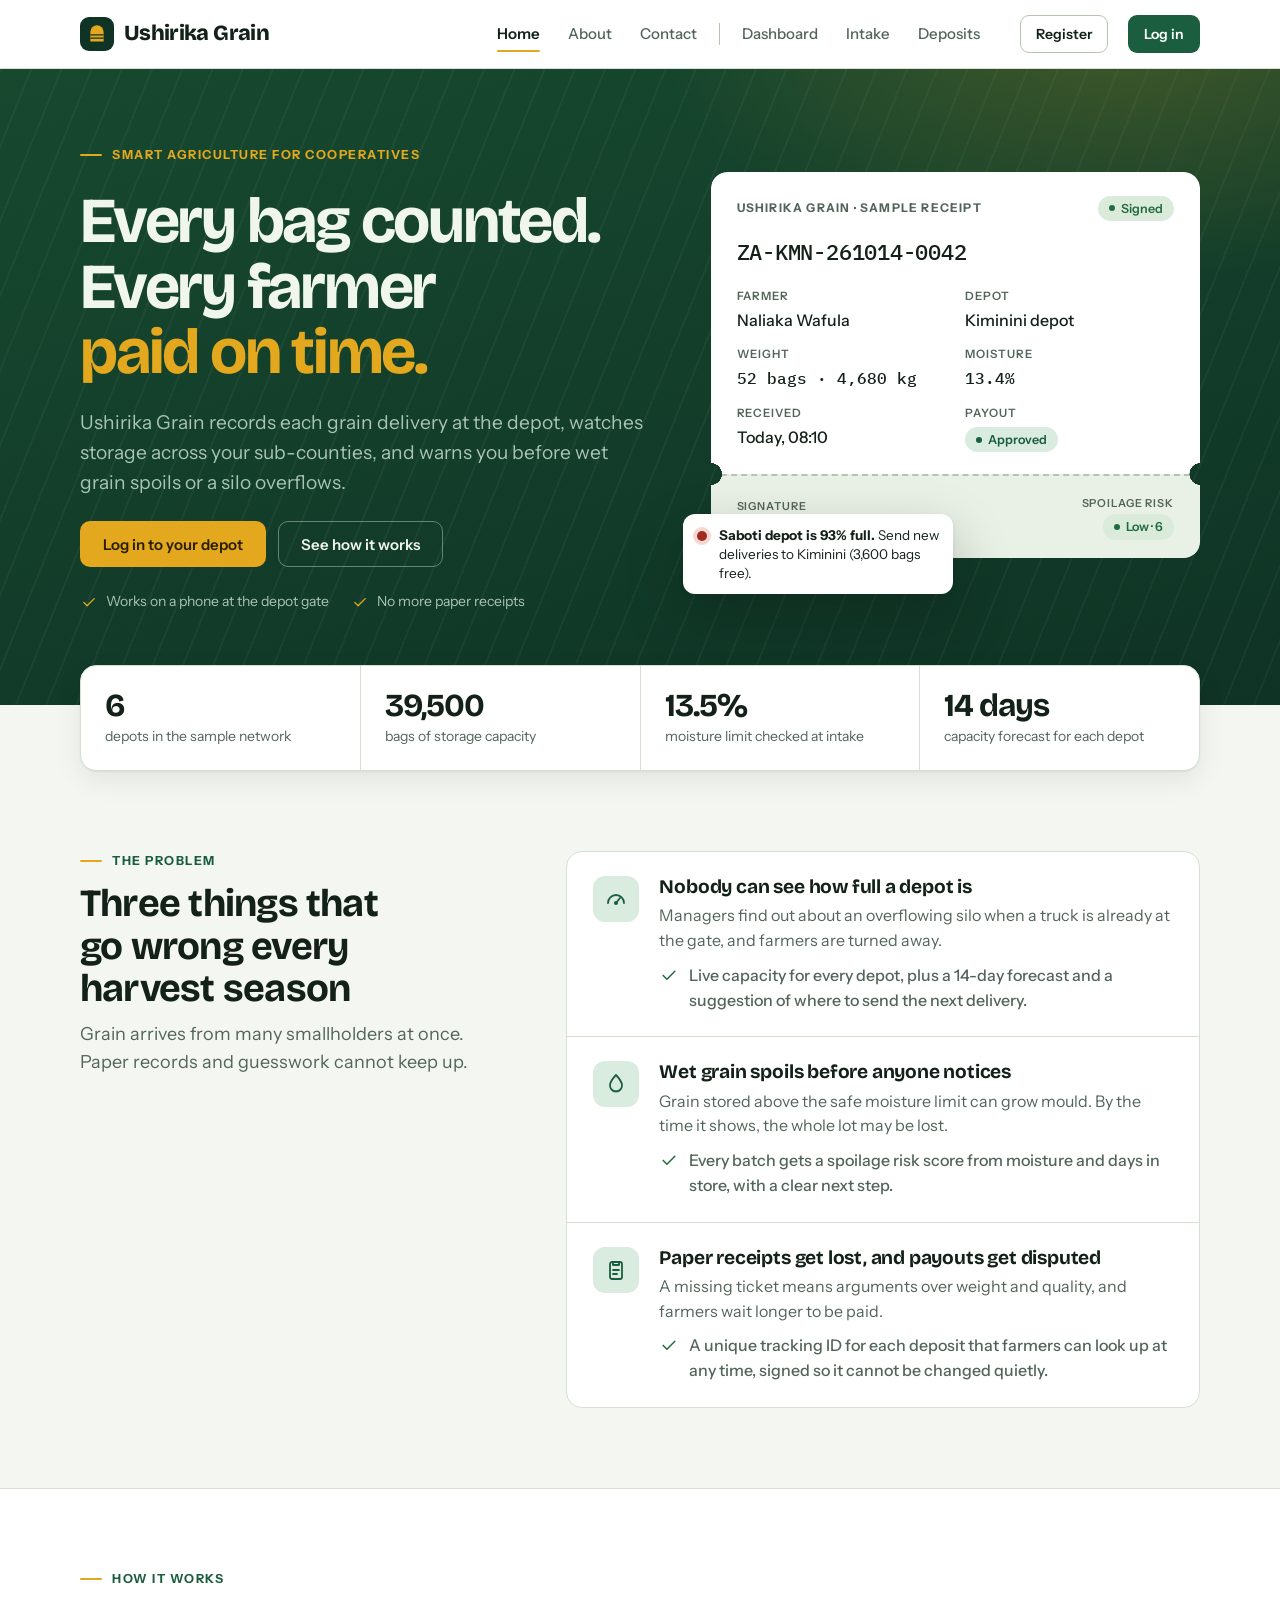
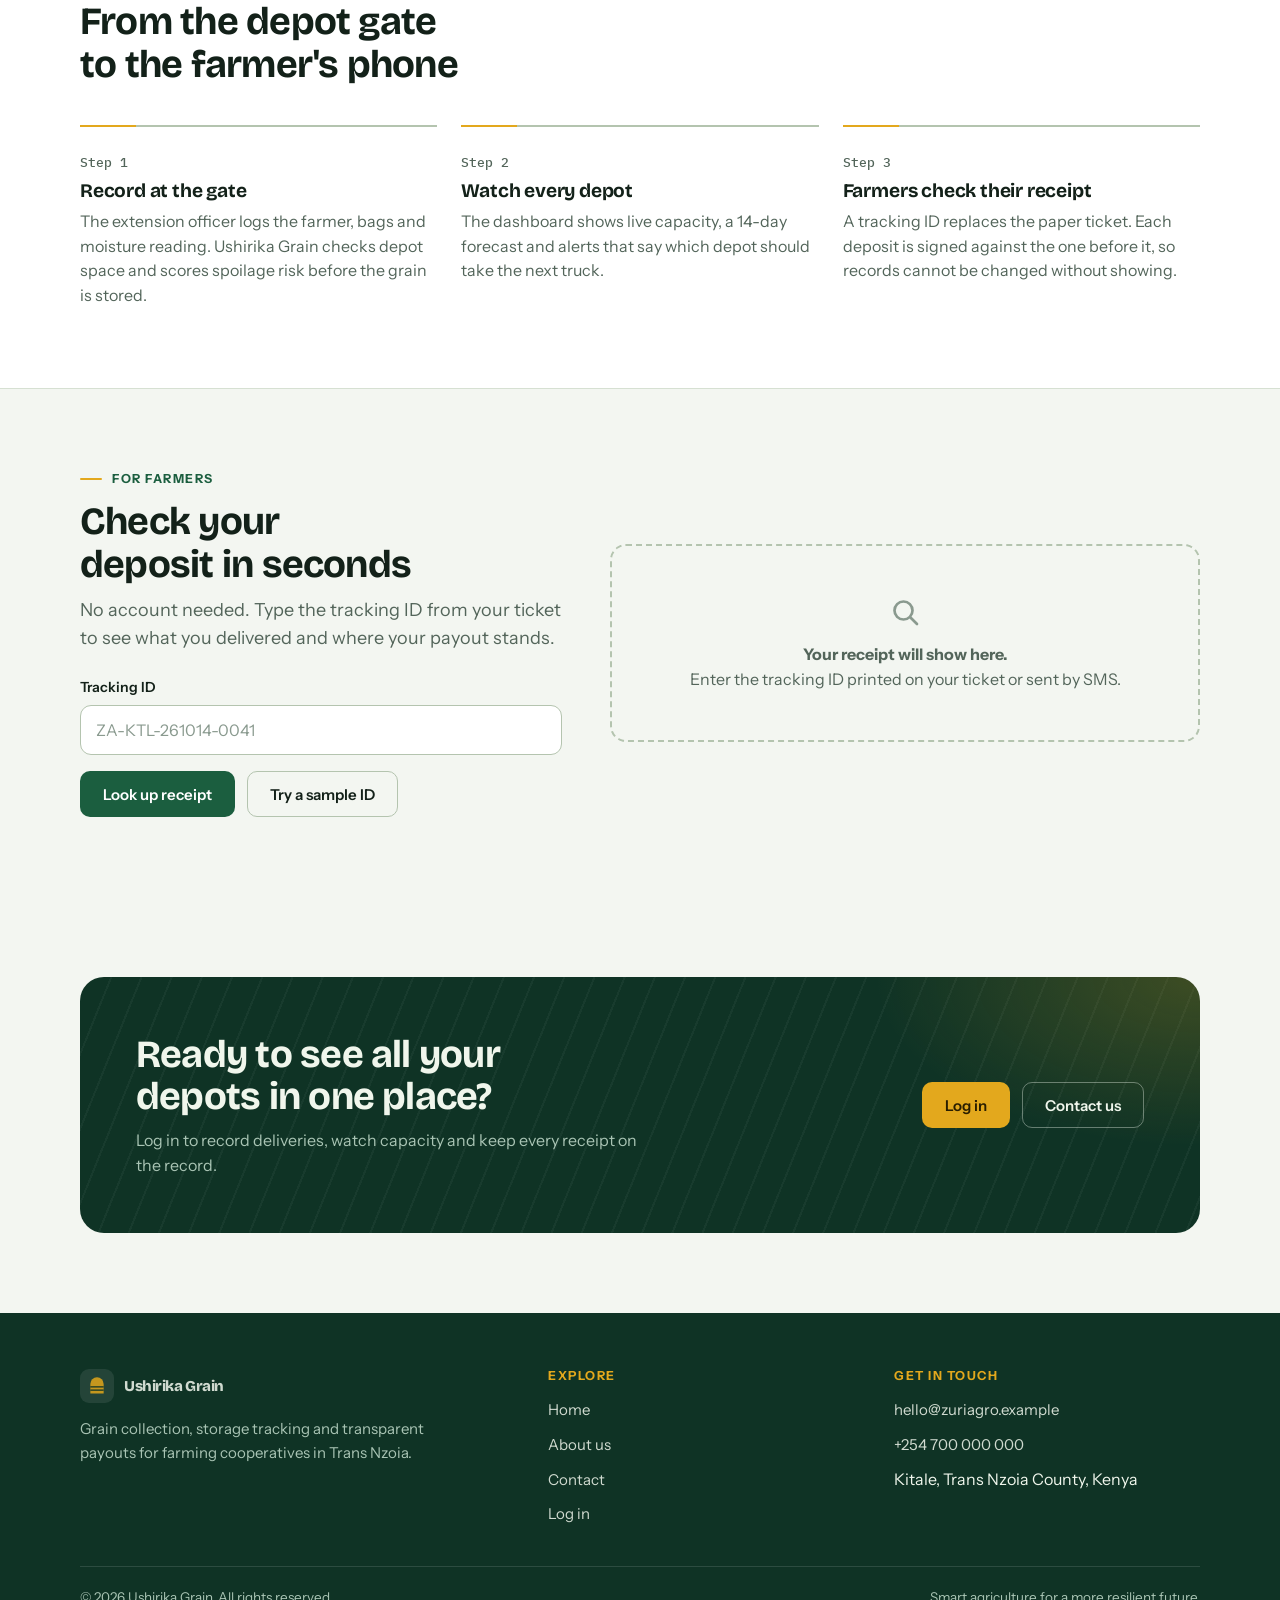
<file: frontend/Ushirika Grain/Ushirika Grain/index.html>
<!doctype html>
<html lang="en">
<head>
<meta charset="utf-8">
<meta name="viewport" content="width=device-width, initial-scale=1, viewport-fit=cover">
<title>Ushirika Grain</title>
<meta name="description" content="Grain intake, storage tracking and transparent payouts for farming cooperatives in Trans Nzoia.">
<link rel="preconnect" href="https://fonts.googleapis.com">
<link rel="preconnect" href="https://fonts.gstatic.com" crossorigin>
<link rel="stylesheet" href="https://fonts.googleapis.com/css2?family=Bricolage+Grotesque:opsz,wght@12..96,500..800&family=IBM+Plex+Mono:wght@400;500&family=Instrument+Sans:wght@400;500;600;700&display=swap">
<link rel="stylesheet" href="styles.css">
</head>
<body>
<header class="site-header">
  <div class="container header-in">
    <a class="brand" href="index.html" aria-label="Ushirika Grain home"><span class="brand-mark"><svg viewBox="0 0 24 24" fill="none" aria-hidden="true"><path d="M4 9.5a8 8 0 0 1 16 0V21H4z" fill="currentColor"/><path d="M4 13h16M4 17h16" stroke="#0F3325" stroke-width="1.6"/></svg></span>Ushirika Grain</a>
    <button class="nav-toggle" id="nav-toggle" type="button" aria-label="Menu" aria-expanded="false" aria-controls="nav"><span></span></button>
    <nav class="nav" id="nav" aria-label="Main">
      <ul class="nav-links">
          <li><a href="index.html" aria-current="page">Home</a></li>
          <li><a href="about.html">About</a></li>
          <li><a href="contact.html">Contact</a></li>
          <li class="nav-sep" aria-hidden="true"></li>
          <li><a href="dashboard.html">Dashboard</a></li>
          <li><a href="intake.html">Intake</a></li>
          <li><a href="deposits.html">Deposits</a></li>
      </ul>
      <div class="auth-slot" id="auth-slot"><a class="btn btn-primary btn-sm" href="login.html">Log in</a></div>
    </nav>
  </div>
</header>
<main id="main" data-page="home">
<section class="hero">
  <div class="container hero-in">
    <div class="hero-copy">
      <span class="eyebrow">Smart agriculture for cooperatives</span>
      <h1>Every bag counted. Every farmer <em>paid on time.</em></h1>
      <p class="lead">Ushirika Grain records each grain delivery at the depot, watches storage across your sub-counties, and warns you before wet grain spoils or a silo overflows.</p>
      <div class="hero-actions">
        <a class="btn btn-gold" href="login.html">Log in to your depot</a>
        <a class="btn btn-light" href="#how">See how it works</a>
      </div>
      <div class="hero-note">
        <span><svg class="ic" viewBox="0 0 24 24" aria-hidden="true"><path d="M5 12.5l4.5 4.5L19 7.5"/></svg> Works on a phone at the depot gate</span>
        <span><svg class="ic" viewBox="0 0 24 24" aria-hidden="true"><path d="M5 12.5l4.5 4.5L19 7.5"/></svg> No more paper receipts</span>
      </div>
    </div>
    <div class="hero-visual" aria-label="Sample grain receipt">
      <article class="ticket">
        <div class="ticket-main">
          <div class="ticket-top"><span class="ticket-brand">Ushirika Grain · Sample receipt</span><span class="pill s-ok">Signed</span></div>
          <div class="ticket-id">ZA-KMN-261014-0042</div>
          <dl class="ticket-grid">
            <div><dt>Farmer</dt><dd>Naliaka Wafula</dd></div>
            <div><dt>Depot</dt><dd>Kiminini depot</dd></div>
            <div><dt>Weight</dt><dd class="mono">52 bags · 4,680 kg</dd></div>
            <div><dt>Moisture</dt><dd class="mono">13.4%</dd></div>
            <div><dt>Received</dt><dd>Today, 08:10</dd></div>
            <div><dt>Payout</dt><dd><span class="pill s-info">Approved</span></dd></div>
          </dl>
        </div>
        <div class="ticket-stub">
          <div><span class="label">Signature</span><span class="mono">a41f9c07d2</span></div>
          <div style="text-align:right"><span class="label">Spoilage risk</span><span class="pill s-ok" style="margin-top:2px">Low · 6</span></div>
        </div>
      </article>
      <div class="chip-float"><span class="dot"></span><span><strong>Saboti depot is 93% full.</strong> Send new deliveries to Kiminini (3,600 bags free).</span></div>
    </div>
  </div>
</section>

<div class="container">
  <div class="stats">
    <div class="stat"><b>6</b><span>depots in the sample network</span></div>
    <div class="stat"><b>39,500</b><span>bags of storage capacity</span></div>
    <div class="stat"><b>13.5%</b><span>moisture limit checked at intake</span></div>
    <div class="stat"><b>14 days</b><span>capacity forecast for each depot</span></div>
  </div>
</div>

<section class="section">
  <div class="container split">
    <div class="section-head">
      <span class="eyebrow">The problem</span>
      <h2>Three things that go wrong every harvest season</h2>
      <p class="lead">Grain arrives from many smallholders at once. Paper records and guesswork cannot keep up.</p>
    </div>
    <div class="pf">
      <div class="pf-row">
        <div class="icon-badge"><svg class="ic" viewBox="0 0 24 24" aria-hidden="true"><path d="M4 16a8 8 0 1 1 16 0"/><path d="M12 16l4-5"/><circle cx="12" cy="16" r="1.2"/></svg></div>
        <div>
          <h3>Nobody can see how full a depot is</h3>
          <p>Managers find out about an overflowing silo when a truck is already at the gate, and farmers are turned away.</p>
          <p class="fix"><svg class="ic" viewBox="0 0 24 24" aria-hidden="true"><path d="M5 12.5l4.5 4.5L19 7.5"/></svg><span>Live capacity for every depot, plus a 14-day forecast and a suggestion of where to send the next delivery.</span></p>
        </div>
      </div>
      <div class="pf-row">
        <div class="icon-badge"><svg class="ic" viewBox="0 0 24 24" aria-hidden="true"><path d="M12 3s6 6.2 6 10.5A6 6 0 0 1 6 13.5C6 9.2 12 3 12 3z"/></svg></div>
        <div>
          <h3>Wet grain spoils before anyone notices</h3>
          <p>Grain stored above the safe moisture limit can grow mould. By the time it shows, the whole lot may be lost.</p>
          <p class="fix"><svg class="ic" viewBox="0 0 24 24" aria-hidden="true"><path d="M5 12.5l4.5 4.5L19 7.5"/></svg><span>Every batch gets a spoilage risk score from moisture and days in store, with a clear next step.</span></p>
        </div>
      </div>
      <div class="pf-row">
        <div class="icon-badge"><svg class="ic" viewBox="0 0 24 24" aria-hidden="true"><rect x="6" y="4" width="12" height="17" rx="2"/><path d="M9 4h6v3H9z"/><path d="M9 12h6M9 16h4"/></svg></div>
        <div>
          <h3>Paper receipts get lost, and payouts get disputed</h3>
          <p>A missing ticket means arguments over weight and quality, and farmers wait longer to be paid.</p>
          <p class="fix"><svg class="ic" viewBox="0 0 24 24" aria-hidden="true"><path d="M5 12.5l4.5 4.5L19 7.5"/></svg><span>A unique tracking ID for each deposit that farmers can look up at any time, signed so it cannot be changed quietly.</span></p>
        </div>
      </div>
    </div>
  </div>
</section>

<section class="section section-alt" id="how">
  <div class="container">
    <div class="section-head">
      <span class="eyebrow">How it works</span>
      <h2>From the depot gate to the farmer's phone</h2>
    </div>
    <div class="steps">
      <div class="step">
        <span class="step-n">Step 1</span>
        <h3>Record at the gate</h3>
        <p>The extension officer logs the farmer, bags and moisture reading. Ushirika Grain checks depot space and scores spoilage risk before the grain is stored.</p>
      </div>
      <div class="step">
        <span class="step-n">Step 2</span>
        <h3>Watch every depot</h3>
        <p>The dashboard shows live capacity, a 14-day forecast and alerts that say which depot should take the next truck.</p>
      </div>
      <div class="step">
        <span class="step-n">Step 3</span>
        <h3>Farmers check their receipt</h3>
        <p>A tracking ID replaces the paper ticket. Each deposit is signed against the one before it, so records cannot be changed without showing.</p>
      </div>
    </div>
  </div>
</section>

<section class="section" id="lookup">
  <div class="container lookup-box">
    <div class="stack">
      <div class="section-head" style="margin-bottom:0">
        <span class="eyebrow">For farmers</span>
        <h2>Check your deposit in seconds</h2>
        <p class="lead">No account needed. Type the tracking ID from your ticket to see what you delivered and where your payout stands.</p>
      </div>
      <form id="lookup-form" class="stack" style="gap:16px" novalidate>
        <div class="field">
          <label for="lookup-id">Tracking ID</label>
          <input class="control mono" id="lookup-id" autocomplete="off" spellcheck="false" placeholder="ZA-KTL-261014-0041">
          <span class="field-err" id="lookup-err" role="alert"></span>
        </div>
        <div style="display:flex;gap:12px;flex-wrap:wrap">
          <button class="btn btn-primary" type="submit">Look up receipt</button>
          <button class="btn btn-outline" type="button" id="lookup-sample">Try a sample ID</button>
        </div>
      </form>
    </div>
    <div id="lookup-result" aria-live="polite"></div>
  </div>
</section>

<section class="section">
  <div class="container">
    <div class="cta-band">
      <div>
        <h2>Ready to see all your depots in one place?</h2>
        <p>Log in to record deliveries, watch capacity and keep every receipt on the record.</p>
      </div>
      <div class="cta-actions">
        <a class="btn btn-gold" href="login.html">Log in</a>
        <a class="btn btn-light" href="contact.html">Contact us</a>
      </div>
    </div>
  </div>
</section>
</main>
<footer class="site-footer">
  <div class="container">
    <div class="footer-grid">
      <div>
        <a class="brand" href="index.html"><span class="brand-mark"><svg viewBox="0 0 24 24" fill="none" aria-hidden="true"><path d="M4 9.5a8 8 0 0 1 16 0V21H4z" fill="currentColor"/><path d="M4 13h16M4 17h16" stroke="#0F3325" stroke-width="1.6"/></svg></span>Ushirika Grain</a>
        <p>Grain collection, storage tracking and transparent payouts for farming cooperatives in Trans Nzoia.</p>
      </div>
      <div>
        <h4>Explore</h4>
        <ul>
          <li><a href="index.html">Home</a></li>
          <li><a href="about.html">About us</a></li>
          <li><a href="contact.html">Contact</a></li>
          <li><a href="login.html">Log in</a></li>
        </ul>
      </div>
      <div>
        <h4>Get in touch</h4>
        <ul>
          <li><a href="mailto:hello@zuriagro.example">hello@zuriagro.example</a></li>
          <li><a href="tel:+254700000000">+254 700 000 000</a></li>
          <li>Kitale, Trans Nzoia County, Kenya</li>
        </ul>
      </div>
    </div>
    <div class="footer-bottom"><span>&copy; <span id="year">2026</span> Ushirika Grain. All rights reserved.</span><span>Smart agriculture for a more resilient future.</span></div>
  </div>
</footer>
<script src="api.js" defer></script>
<script src="data.js" defer></script>
<script src="shell.js" defer></script>
<script src="home.js" defer></script>
</body>
</html>
</file>
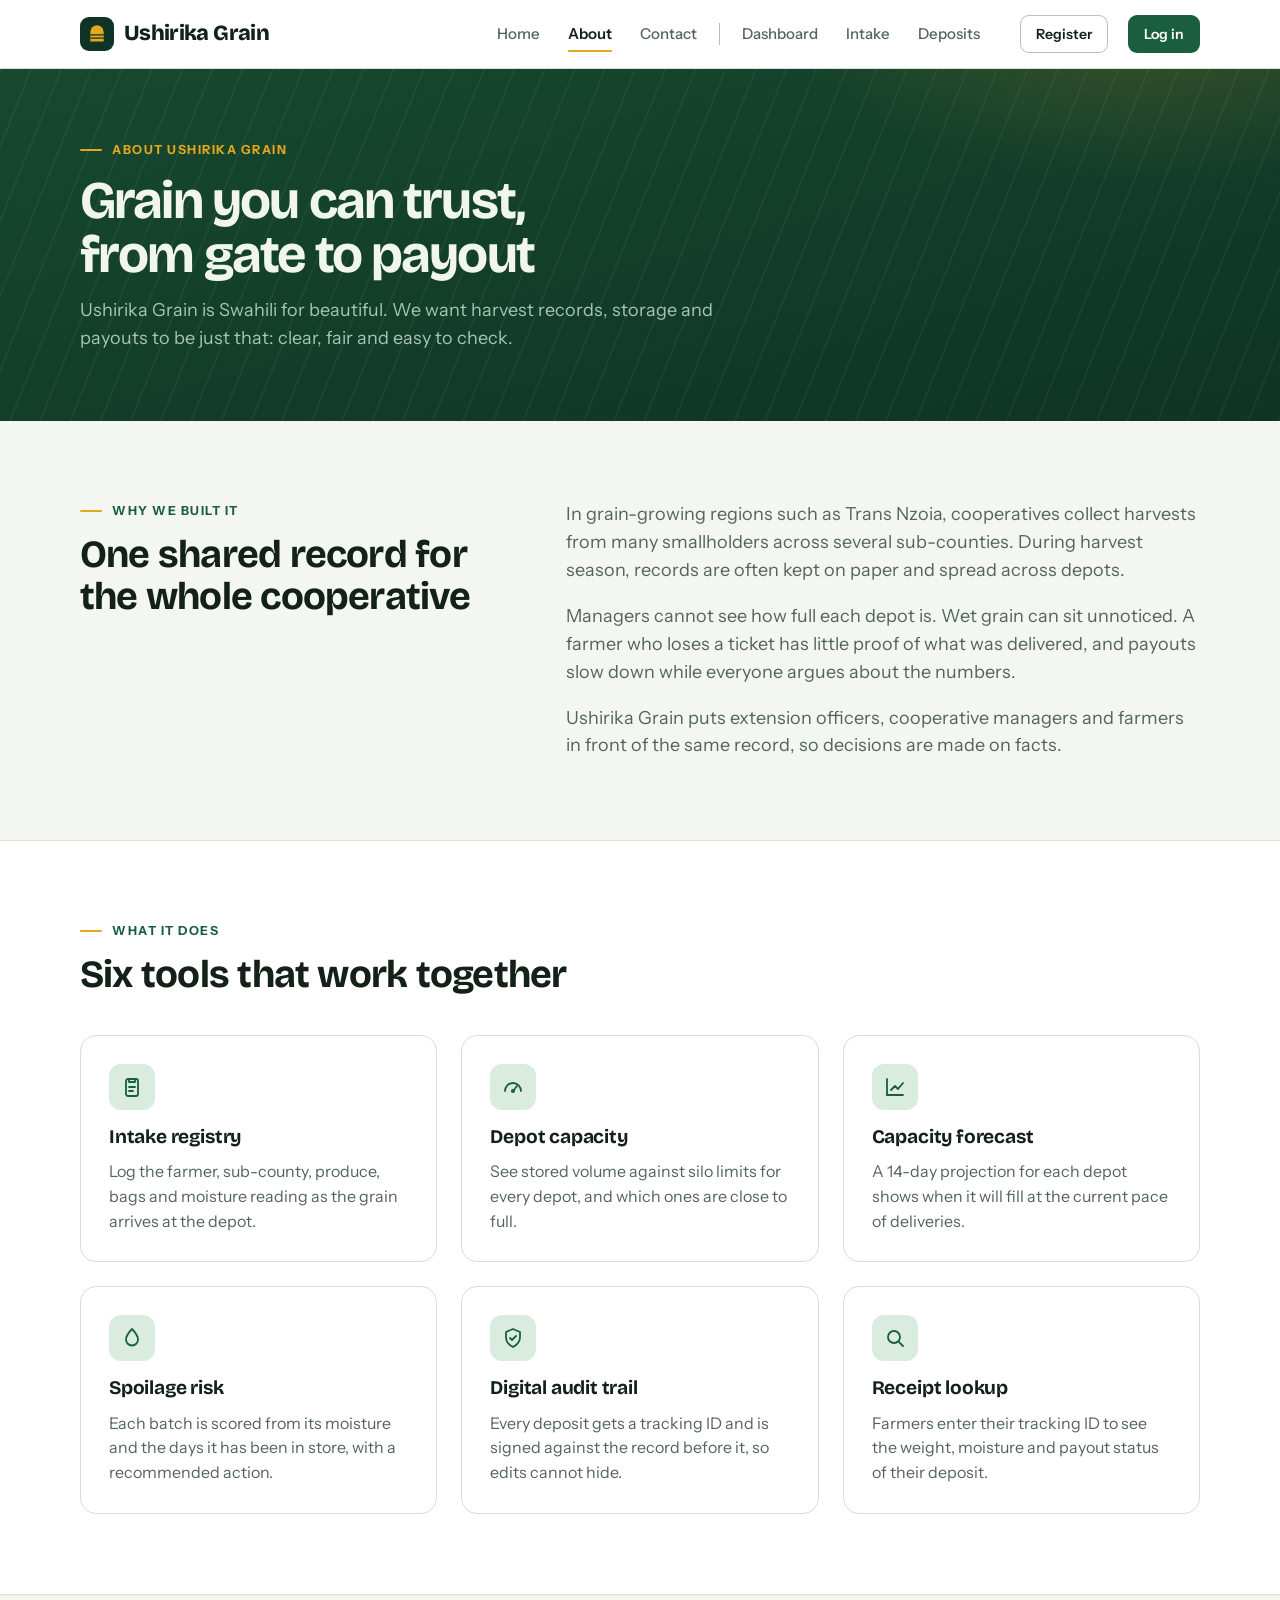
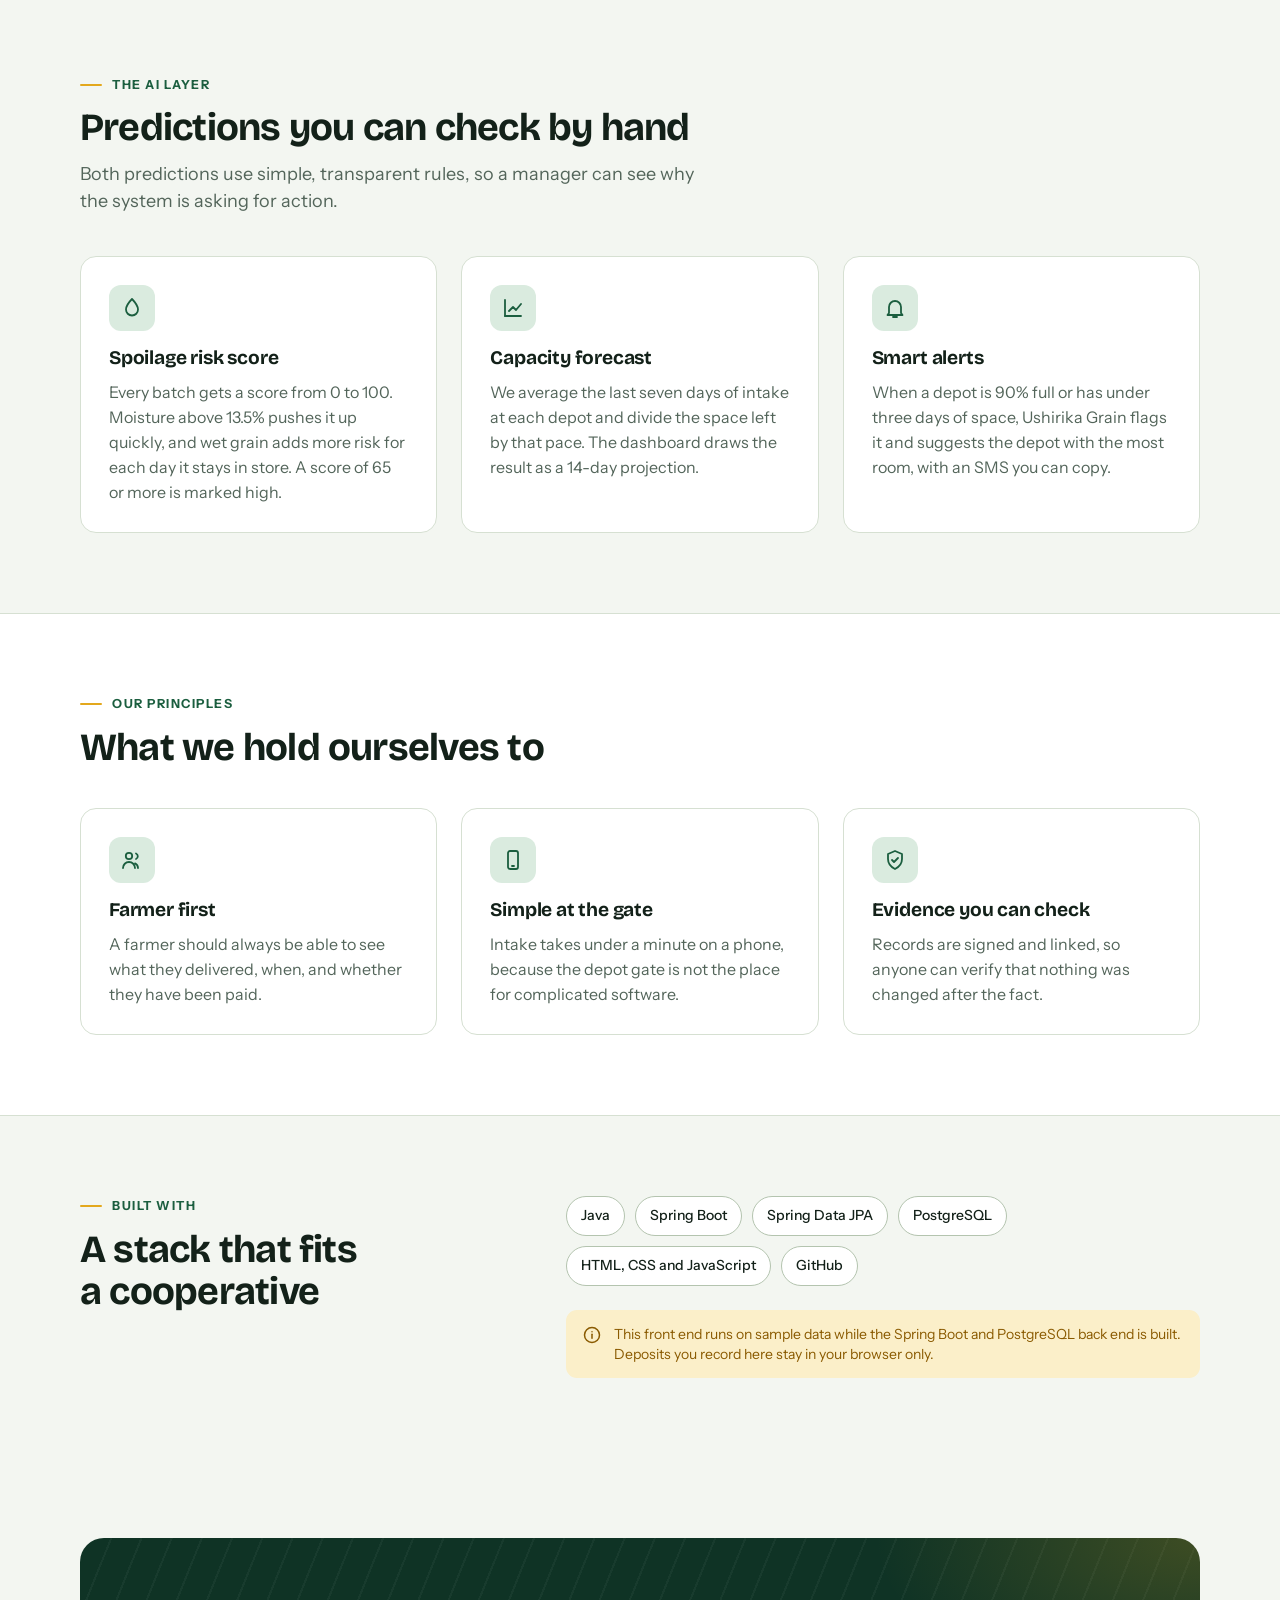
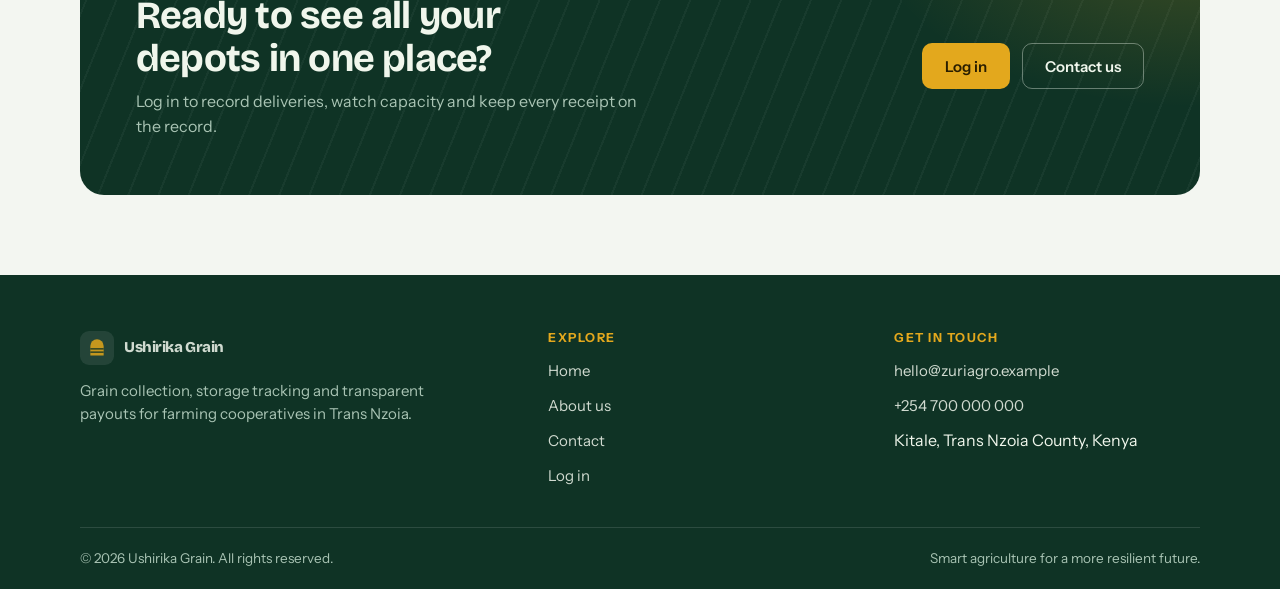
<file: frontend/Ushirika Grain/Ushirika Grain/about.html>
<!doctype html>
<html lang="en">
<head>
<meta charset="utf-8">
<meta name="viewport" content="width=device-width, initial-scale=1, viewport-fit=cover">
<title>Ushirika Grain</title>
<meta name="description" content="Why Ushirika Grain exists and how its capacity forecasts, spoilage risk scores and audit trail work.">
<link rel="preconnect" href="https://fonts.googleapis.com">
<link rel="preconnect" href="https://fonts.gstatic.com" crossorigin>
<link rel="stylesheet" href="https://fonts.googleapis.com/css2?family=Bricolage+Grotesque:opsz,wght@12..96,500..800&family=IBM+Plex+Mono:wght@400;500&family=Instrument+Sans:wght@400;500;600;700&display=swap">
<link rel="stylesheet" href="styles.css">
</head>
<body>
<header class="site-header">
  <div class="container header-in">
    <a class="brand" href="index.html" aria-label="Ushirika Grain home"><span class="brand-mark"><svg viewBox="0 0 24 24" fill="none" aria-hidden="true"><path d="M4 9.5a8 8 0 0 1 16 0V21H4z" fill="currentColor"/><path d="M4 13h16M4 17h16" stroke="#0F3325" stroke-width="1.6"/></svg></span>Ushirika Grain</a>
    <button class="nav-toggle" id="nav-toggle" type="button" aria-label="Menu" aria-expanded="false" aria-controls="nav"><span></span></button>
    <nav class="nav" id="nav" aria-label="Main">
      <ul class="nav-links">
          <li><a href="index.html">Home</a></li>
          <li><a href="about.html" aria-current="page">About</a></li>
          <li><a href="contact.html">Contact</a></li>
          <li class="nav-sep" aria-hidden="true"></li>
          <li><a href="dashboard.html">Dashboard</a></li>
          <li><a href="intake.html">Intake</a></li>
          <li><a href="deposits.html">Deposits</a></li>
      </ul>
      <div class="auth-slot" id="auth-slot"><a class="btn btn-primary btn-sm" href="login.html">Log in</a></div>
    </nav>
  </div>
</header>
<main id="main" data-page="about">
<section class="page-hero">
  <div class="container">
    <span class="eyebrow">About Ushirika Grain</span>
    <h1>Grain you can trust, from gate to payout</h1>
    <p class="lead">Ushirika Grain is Swahili for beautiful. We want harvest records, storage and payouts to be just that: clear, fair and easy to check.</p>
  </div>
</section>

<section class="section">
  <div class="container split">
    <div class="section-head">
      <span class="eyebrow">Why we built it</span>
      <h2>One shared record for the whole cooperative</h2>
    </div>
    <div class="stack" style="gap:18px">
      <p class="lead">In grain-growing regions such as Trans Nzoia, cooperatives collect harvests from many smallholders across several sub-counties. During harvest season, records are often kept on paper and spread across depots.</p>
      <p class="lead">Managers cannot see how full each depot is. Wet grain can sit unnoticed. A farmer who loses a ticket has little proof of what was delivered, and payouts slow down while everyone argues about the numbers.</p>
      <p class="lead">Ushirika Grain puts extension officers, cooperative managers and farmers in front of the same record, so decisions are made on facts.</p>
    </div>
  </div>
</section>

<section class="section section-alt">
  <div class="container">
    <div class="section-head">
      <span class="eyebrow">What it does</span>
      <h2>Six tools that work together</h2>
    </div>
    <div class="grid-3">
      <div class="card"><div class="icon-badge"><svg class="ic" viewBox="0 0 24 24" aria-hidden="true"><rect x="6" y="4" width="12" height="17" rx="2"/><path d="M9 4h6v3H9z"/><path d="M9 12h6M9 16h4"/></svg></div><h3>Intake registry</h3><p>Log the farmer, sub-county, produce, bags and moisture reading as the grain arrives at the depot.</p></div>
      <div class="card"><div class="icon-badge"><svg class="ic" viewBox="0 0 24 24" aria-hidden="true"><path d="M4 16a8 8 0 1 1 16 0"/><path d="M12 16l4-5"/><circle cx="12" cy="16" r="1.2"/></svg></div><h3>Depot capacity</h3><p>See stored volume against silo limits for every depot, and which ones are close to full.</p></div>
      <div class="card"><div class="icon-badge"><svg class="ic" viewBox="0 0 24 24" aria-hidden="true"><path d="M4 20V4"/><path d="M4 20h16"/><path d="M8 15l4-4 3 3 5-6"/></svg></div><h3>Capacity forecast</h3><p>A 14-day projection for each depot shows when it will fill at the current pace of deliveries.</p></div>
      <div class="card"><div class="icon-badge"><svg class="ic" viewBox="0 0 24 24" aria-hidden="true"><path d="M12 3s6 6.2 6 10.5A6 6 0 0 1 6 13.5C6 9.2 12 3 12 3z"/></svg></div><h3>Spoilage risk</h3><p>Each batch is scored from its moisture and the days it has been in store, with a recommended action.</p></div>
      <div class="card"><div class="icon-badge"><svg class="ic" viewBox="0 0 24 24" aria-hidden="true"><path d="M12 3l7 3v5c0 4.5-3 8-7 10-4-2-7-5.5-7-10V6z"/><path d="M9 12l2 2 4-4"/></svg></div><h3>Digital audit trail</h3><p>Every deposit gets a tracking ID and is signed against the record before it, so edits cannot hide.</p></div>
      <div class="card"><div class="icon-badge"><svg class="ic" viewBox="0 0 24 24" aria-hidden="true"><circle cx="11" cy="11" r="6"/><path d="M20 20l-4.2-4.2"/></svg></div><h3>Receipt lookup</h3><p>Farmers enter their tracking ID to see the weight, moisture and payout status of their deposit.</p></div>
    </div>
  </div>
</section>

<section class="section">
  <div class="container">
    <div class="section-head">
      <span class="eyebrow">The AI layer</span>
      <h2>Predictions you can check by hand</h2>
      <p class="lead">Both predictions use simple, transparent rules, so a manager can see why the system is asking for action.</p>
    </div>
    <div class="grid-3">
      <div class="card"><div class="icon-badge"><svg class="ic" viewBox="0 0 24 24" aria-hidden="true"><path d="M12 3s6 6.2 6 10.5A6 6 0 0 1 6 13.5C6 9.2 12 3 12 3z"/></svg></div><h3>Spoilage risk score</h3><p>Every batch gets a score from 0 to 100. Moisture above 13.5% pushes it up quickly, and wet grain adds more risk for each day it stays in store. A score of 65 or more is marked high.</p></div>
      <div class="card"><div class="icon-badge"><svg class="ic" viewBox="0 0 24 24" aria-hidden="true"><path d="M4 20V4"/><path d="M4 20h16"/><path d="M8 15l4-4 3 3 5-6"/></svg></div><h3>Capacity forecast</h3><p>We average the last seven days of intake at each depot and divide the space left by that pace. The dashboard draws the result as a 14-day projection.</p></div>
      <div class="card"><div class="icon-badge"><svg class="ic" viewBox="0 0 24 24" aria-hidden="true"><path d="M6 17V11a6 6 0 0 1 12 0v6l1.5 2h-15z"/><path d="M10 21h4"/></svg></div><h3>Smart alerts</h3><p>When a depot is 90% full or has under three days of space, Ushirika Grain flags it and suggests the depot with the most room, with an SMS you can copy.</p></div>
    </div>
  </div>
</section>

<section class="section section-alt">
  <div class="container">
    <div class="section-head">
      <span class="eyebrow">Our principles</span>
      <h2>What we hold ourselves to</h2>
    </div>
    <div class="grid-3">
      <div class="card"><div class="icon-badge"><svg class="ic" viewBox="0 0 24 24" aria-hidden="true"><circle cx="9" cy="8" r="3.2"/><path d="M3 20a6 6 0 0 1 12 0"/><path d="M16 5.5a3 3 0 0 1 0 5.5M18 20a5 5 0 0 0-3-4.6"/></svg></div><h3>Farmer first</h3><p>A farmer should always be able to see what they delivered, when, and whether they have been paid.</p></div>
      <div class="card"><div class="icon-badge"><svg class="ic" viewBox="0 0 24 24" aria-hidden="true"><rect x="7" y="3" width="10" height="18" rx="2"/><path d="M11 18h2"/></svg></div><h3>Simple at the gate</h3><p>Intake takes under a minute on a phone, because the depot gate is not the place for complicated software.</p></div>
      <div class="card"><div class="icon-badge"><svg class="ic" viewBox="0 0 24 24" aria-hidden="true"><path d="M12 3l7 3v5c0 4.5-3 8-7 10-4-2-7-5.5-7-10V6z"/><path d="M9 12l2 2 4-4"/></svg></div><h3>Evidence you can check</h3><p>Records are signed and linked, so anyone can verify that nothing was changed after the fact.</p></div>
    </div>
  </div>
</section>

<section class="section">
  <div class="container split">
    <div class="section-head">
      <span class="eyebrow">Built with</span>
      <h2>A stack that fits a cooperative</h2>
    </div>
    <div class="stack">
      <div class="tags">
        <span class="tag">Java</span><span class="tag">Spring Boot</span><span class="tag">Spring Data JPA</span>
        <span class="tag">PostgreSQL</span><span class="tag">HTML, CSS and JavaScript</span><span class="tag">GitHub</span>
      </div>
      <div class="notice"><svg class="ic" viewBox="0 0 24 24" aria-hidden="true"><circle cx="12" cy="12" r="9"/><path d="M12 11v5"/><path d="M12 8h.01"/></svg><span>This front end runs on sample data while the Spring Boot and PostgreSQL back end is built. Deposits you record here stay in your browser only.</span></div>
    </div>
  </div>
</section>

<section class="section">
  <div class="container">
    <div class="cta-band">
      <div>
        <h2>Ready to see all your depots in one place?</h2>
        <p>Log in to record deliveries, watch capacity and keep every receipt on the record.</p>
      </div>
      <div class="cta-actions">
        <a class="btn btn-gold" href="login.html">Log in</a>
        <a class="btn btn-light" href="contact.html">Contact us</a>
      </div>
    </div>
  </div>
</section>
</main>
<footer class="site-footer">
  <div class="container">
    <div class="footer-grid">
      <div>
        <a class="brand" href="index.html"><span class="brand-mark"><svg viewBox="0 0 24 24" fill="none" aria-hidden="true"><path d="M4 9.5a8 8 0 0 1 16 0V21H4z" fill="currentColor"/><path d="M4 13h16M4 17h16" stroke="#0F3325" stroke-width="1.6"/></svg></span>Ushirika Grain</a>
        <p>Grain collection, storage tracking and transparent payouts for farming cooperatives in Trans Nzoia.</p>
      </div>
      <div>
        <h4>Explore</h4>
        <ul>
          <li><a href="index.html">Home</a></li>
          <li><a href="about.html">About us</a></li>
          <li><a href="contact.html">Contact</a></li>
          <li><a href="login.html">Log in</a></li>
        </ul>
      </div>
      <div>
        <h4>Get in touch</h4>
        <ul>
          <li><a href="mailto:hello@zuriagro.example">hello@zuriagro.example</a></li>
          <li><a href="tel:+254700000000">+254 700 000 000</a></li>
          <li>Kitale, Trans Nzoia County, Kenya</li>
        </ul>
      </div>
    </div>
    <div class="footer-bottom"><span>&copy; <span id="year">2026</span> Ushirika Grain. All rights reserved.</span><span>Smart agriculture for a more resilient future.</span></div>
  </div>
</footer>
<script src="api.js" defer></script>
<script src="data.js" defer></script>
<script src="shell.js" defer></script>
</body>
</html>
</file>
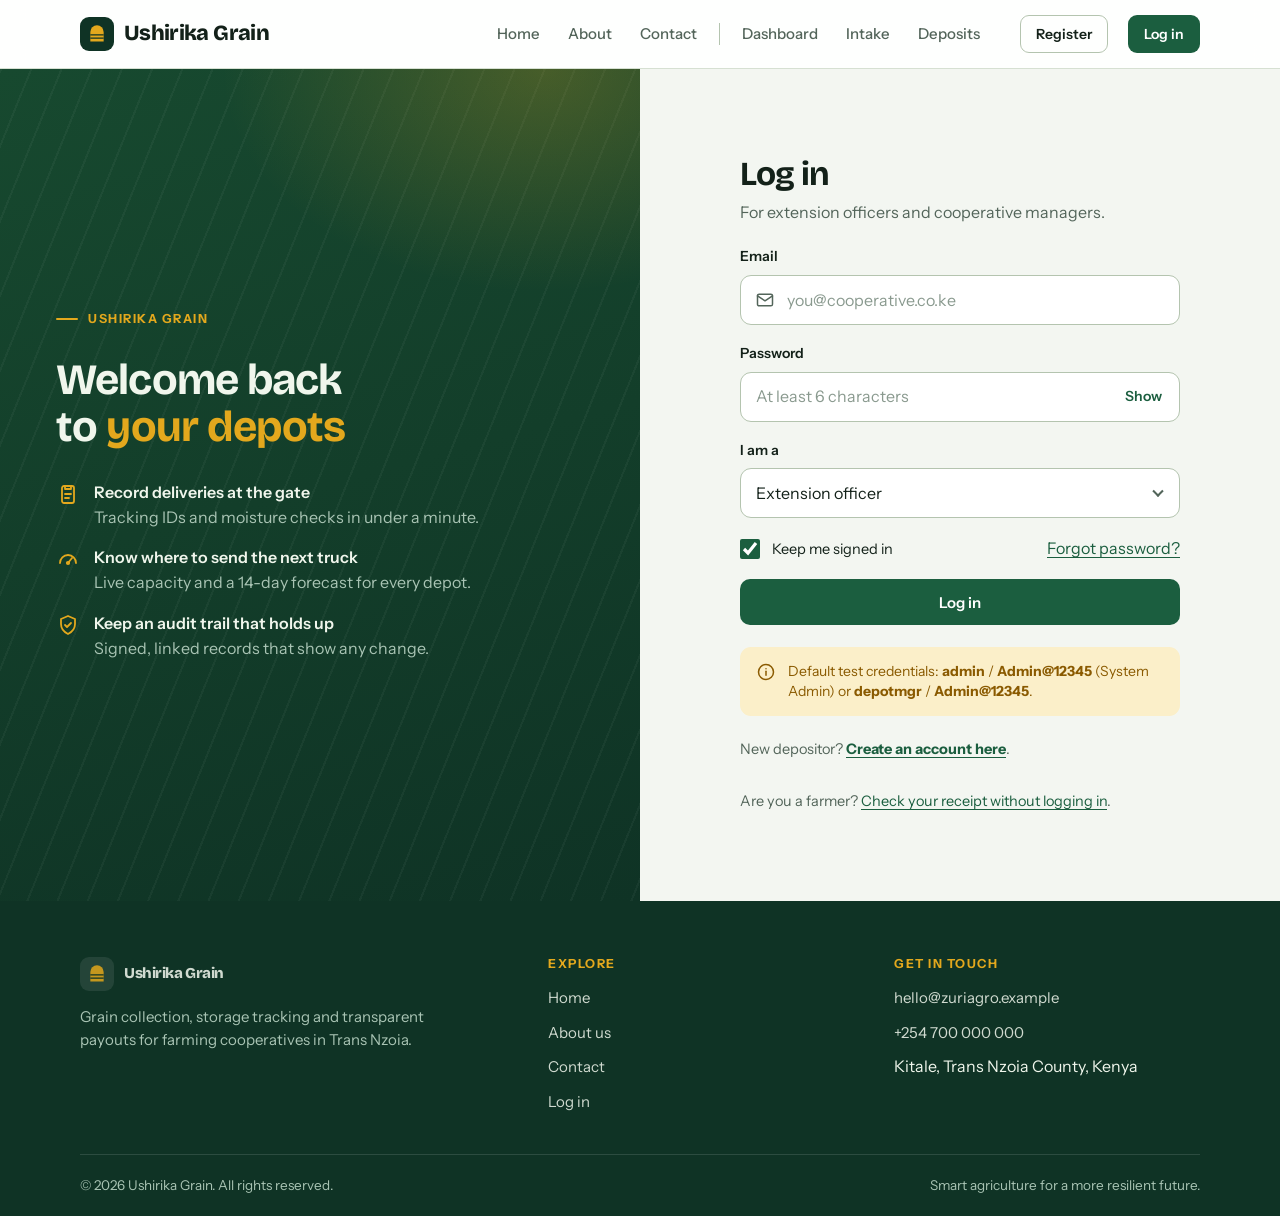
<file: frontend/Ushirika Grain/Ushirika Grain/admin.html>
<!doctype html>
<html lang="en">
<head>
<meta charset="utf-8">
<meta name="viewport" content="width=device-width, initial-scale=1, viewport-fit=cover">
<title>Admin & Depot Management · Ushirika Grain</title>
<meta name="description" content="Manage pending grain deposits, audit inventory balances, and process stock adjustments.">
<link rel="preconnect" href="https://fonts.googleapis.com">
<link rel="preconnect" href="https://fonts.gstatic.com" crossorigin>
<link rel="stylesheet" href="https://fonts.googleapis.com/css2?family=Bricolage+Grotesque:opsz,wght@12..96,500..800&family=IBM+Plex+Mono:wght@400;500&family=Instrument+Sans:wght@400;500;600;700&display=swap">
<link rel="stylesheet" href="styles.css">
</head>
<body>
<header class="site-header">
  <div class="container header-in">
    <a class="brand" href="index.html" aria-label="Ushirika Grain home"><span class="brand-mark"><svg viewBox="0 0 24 24" fill="none" aria-hidden="true"><path d="M4 9.5a8 8 0 0 1 16 0V21H4z" fill="currentColor"/><path d="M4 13h16M4 17h16" stroke="#0F3325" stroke-width="1.6"/></svg></span>Ushirika Grain</a>
    <button class="nav-toggle" id="nav-toggle" type="button" aria-label="Menu" aria-expanded="false" aria-controls="nav"><span></span></button>
    <nav class="nav" id="nav" aria-label="Main">
      <ul class="nav-links">
          <li><a href="index.html">Home</a></li>
          <li><a href="about.html">About</a></li>
          <li><a href="contact.html">Contact</a></li>
          <li class="nav-sep" aria-hidden="true"></li>
          <li><a href="dashboard.html">Dashboard</a></li>
          <li><a href="intake.html">Intake</a></li>
          <li><a href="deposits.html">Deposits</a></li>
          <li><a href="admin.html" aria-current="page">Admin</a></li>
      </ul>
      <div class="auth-slot" id="auth-slot"><a class="btn btn-primary btn-sm" href="login.html">Log in</a></div>
    </nav>
  </div>
</header>
<main id="main" data-page="admin" data-protected class="container app-main">
  <div class="app-head">
    <div>
      <span class="eyebrow" style="color:var(--gold,#C48F29)">Operations Portal</span>
      <h1>Admin & Depot Management</h1>
      <p id="admin-subtitle">Review incoming deposits, monitor silo inventory balances, and log physical adjustments.</p>
    </div>
  </div>

  <div id="admin-access-denied" class="notice s-crit" style="display:none;margin-bottom:24px">
    <svg class="ic" viewBox="0 0 24 24" aria-hidden="true"><circle cx="12" cy="12" r="9"/><path d="M12 8v4M12 16h.01"/></svg>
    <span><strong>Access Restricted:</strong> This section requires System Administrator or Depot Manager credentials.</span>
  </div>

  <div id="admin-content">
    <!-- Section 1: Pending Approvals Queue -->
    <section class="section" style="padding-top:0">
      <div class="row-between" style="margin-bottom:12px">
        <div>
          <h2>Pending Deposit Approvals</h2>
          <p class="muted">Deposits awaiting physical gate verification, moisture clearance, and stock addition.</p>
        </div>
        <span class="pill s-warn mono" id="pending-count">0 pending</span>
      </div>
      <div class="form-card" style="padding:0;overflow:hidden">
        <div class="scroll" id="pending-table-wrap">
          <table id="pending-table">
            <thead>
              <tr>
                <th>Reference</th>
                <th>Farmer</th>
                <th>Depot</th>
                <th>Grain</th>
                <th class="r">Quantity</th>
                <th class="r">Moisture</th>
                <th>Risk</th>
                <th>Date</th>
                <th style="text-align:center">Action</th>
              </tr>
            </thead>
            <tbody id="pending-tbody">
              <tr><td colspan="9" class="empty" style="padding:24px;text-align:center">Loading pending deposits…</td></tr>
            </tbody>
          </table>
        </div>
      </div>
    </section>

    <!-- Section 2: Real-time Depot Inventory Balances -->
    <section class="section" style="padding-top:24px">
      <div class="row-between" style="margin-bottom:12px">
        <div>
          <h2>Depot Inventory Balances</h2>
          <p class="muted">Real-time stock on hand recorded in the immutable inventory ledger.</p>
        </div>
        <button class="btn btn-outline btn-sm" id="btn-refresh-balances" type="button">Refresh balances</button>
      </div>
      <div class="form-card" style="padding:0;overflow:hidden">
        <div class="scroll">
          <table>
            <thead>
              <tr>
                <th>Depot</th>
                <th>Grain Type</th>
                <th class="r">Stock (KG)</th>
                <th class="r">Stock (Bags)</th>
                <th class="r">Depot Capacity</th>
                <th class="r">Utilization</th>
                <th>Last Updated</th>
              </tr>
            </thead>
            <tbody id="balances-tbody">
              <tr><td colspan="7" class="empty" style="padding:24px;text-align:center">Loading balances…</td></tr>
            </tbody>
          </table>
        </div>
      </div>
    </section>

    <!-- Section 3: Stock Adjustment Form -->
    <section class="section" style="padding-top:24px">
      <div class="grid-form">
        <form id="adjustment-form" class="form-card" novalidate>
          <h2 class="form-title"><span class="n">!</span>Privileged Stock Adjustment <small>Audit or dispatch</small></h2>
          <p class="muted" style="margin-bottom:18px">Record physical audit variances, dispatch to millers, or moisture loss. All adjustments are cryptographically signed and logged.</p>
          
          <div class="field" data-field="depot">
            <label for="adj-depot">Depot<span class="req" aria-hidden="true">*</span></label>
            <div class="select"><select class="control" id="adj-depot" required></select></div>
            <span class="field-err" role="alert"></span>
          </div>

          <div class="form-row">
            <div class="field" data-field="grain">
              <label for="adj-grain">Grain Type<span class="req" aria-hidden="true">*</span></label>
              <div class="select"><select class="control" id="adj-grain" required></select></div>
              <span class="field-err" role="alert"></span>
            </div>
            <div class="field" data-field="type">
              <label for="adj-type">Adjustment Action<span class="req" aria-hidden="true">*</span></label>
              <div class="select">
                <select class="control" id="adj-type" required>
                  <option value="ADJUSTMENT_ADD">Add to Stock (Surplus / Reclassification)</option>
                  <option value="ADJUSTMENT_SUBTRACT">Subtract from Stock (Dispatch / Spoilage / Loss)</option>
                </select>
              </div>
              <span class="field-err" role="alert"></span>
            </div>
          </div>

          <div class="form-row">
            <div class="field" data-field="quantity">
              <label for="adj-qty">Quantity (KG)<span class="req" aria-hidden="true">*</span></label>
              <div class="inp"><input class="control" id="adj-qty" type="number" min="1" step="0.01" placeholder="e.g. 4500" required><span class="suffix">KG</span></div>
              <span class="field-err" role="alert"></span>
              <span class="hint mono" id="adj-bags-hint">Each bag is 90 kg</span>
            </div>
            <div class="field" data-field="ref">
              <label for="adj-ref">Reference Number</label>
              <input class="control mono" id="adj-ref" placeholder="e.g. AUD-2026-001 or WAYBILL-99">
              <span class="hint">Optional internal document reference.</span>
            </div>
          </div>

          <div class="field" data-field="reason">
            <label for="adj-reason">Mandatory Reason / Notes<span class="req" aria-hidden="true">*</span></label>
            <input class="control" id="adj-reason" placeholder="Detailed reason for inventory ledger audit" required>
            <span class="field-err" role="alert"></span>
          </div>

          <div id="adj-error" class="alert-box" role="alert"></div>

          <div class="form-foot">
            <span class="fine">Adjustment creates an immutable stock movement record linked to your admin ID.</span>
            <button class="btn btn-primary" id="adj-btn" type="submit">Submit Stock Adjustment</button>
          </div>
        </form>

        <aside class="panel">
          <div class="panel-h"><h2>Ledger Guidelines</h2><p>Compliance and integrity</p></div>
          <div class="panel-b stack" style="gap:16px">
            <div>
              <strong>Accepting Deposits</strong>
              <p class="muted" style="font-size:14px;margin-top:4px">Automatically locks inventory row, increases depot balance, and logs signed audit trail.</p>
            </div>
            <div>
              <strong>Rejecting Deposits</strong>
              <p class="muted" style="font-size:14px;margin-top:4px">Mandatory reason is recorded. Deposit status changes to REJECTED without modifying depot balance.</p>
            </div>
            <div>
              <strong>Dispatch & Adjustments</strong>
              <p class="muted" style="font-size:14px;margin-top:4px">Physical stock cannot fall below zero. Subtractions will fail validation if available depot stock is insufficient.</p>
            </div>
          </div>
        </aside>
      </div>
    </section>
  </div>
</main>
<footer class="site-footer">
  <div class="container">
    <div class="footer-grid">
      <div>
        <a class="brand" href="index.html"><span class="brand-mark"><svg viewBox="0 0 24 24" fill="none" aria-hidden="true"><path d="M4 9.5a8 8 0 0 1 16 0V21H4z" fill="currentColor"/><path d="M4 13h16M4 17h16" stroke="#0F3325" stroke-width="1.6"/></svg></span>Ushirika Grain</a>
        <p>Grain collection, storage tracking and transparent payouts for farming cooperatives in Trans Nzoia.</p>
      </div>
      <div>
        <h4>Explore</h4>
        <ul>
          <li><a href="index.html">Home</a></li>
          <li><a href="about.html">About us</a></li>
          <li><a href="contact.html">Contact</a></li>
          <li><a href="login.html">Log in</a></li>
        </ul>
      </div>
      <div>
        <h4>Get in touch</h4>
        <ul>
          <li><a href="mailto:hello@zuriagro.example">hello@zuriagro.example</a></li>
          <li><a href="tel:+254700000000">+254 700 000 000</a></li>
          <li>Kitale, Trans Nzoia County, Kenya</li>
        </ul>
      </div>
    </div>
    <div class="footer-bottom"><span>&copy; <span id="year">2026</span> Ushirika Grain. All rights reserved.</span><span>Smart agriculture for a more resilient future.</span></div>
  </div>
</footer>
<script src="api.js" defer></script>
<script src="data.js" defer></script>
<script src="shell.js" defer></script>
<script src="admin.js" defer></script>
</body>
</html>
</file>
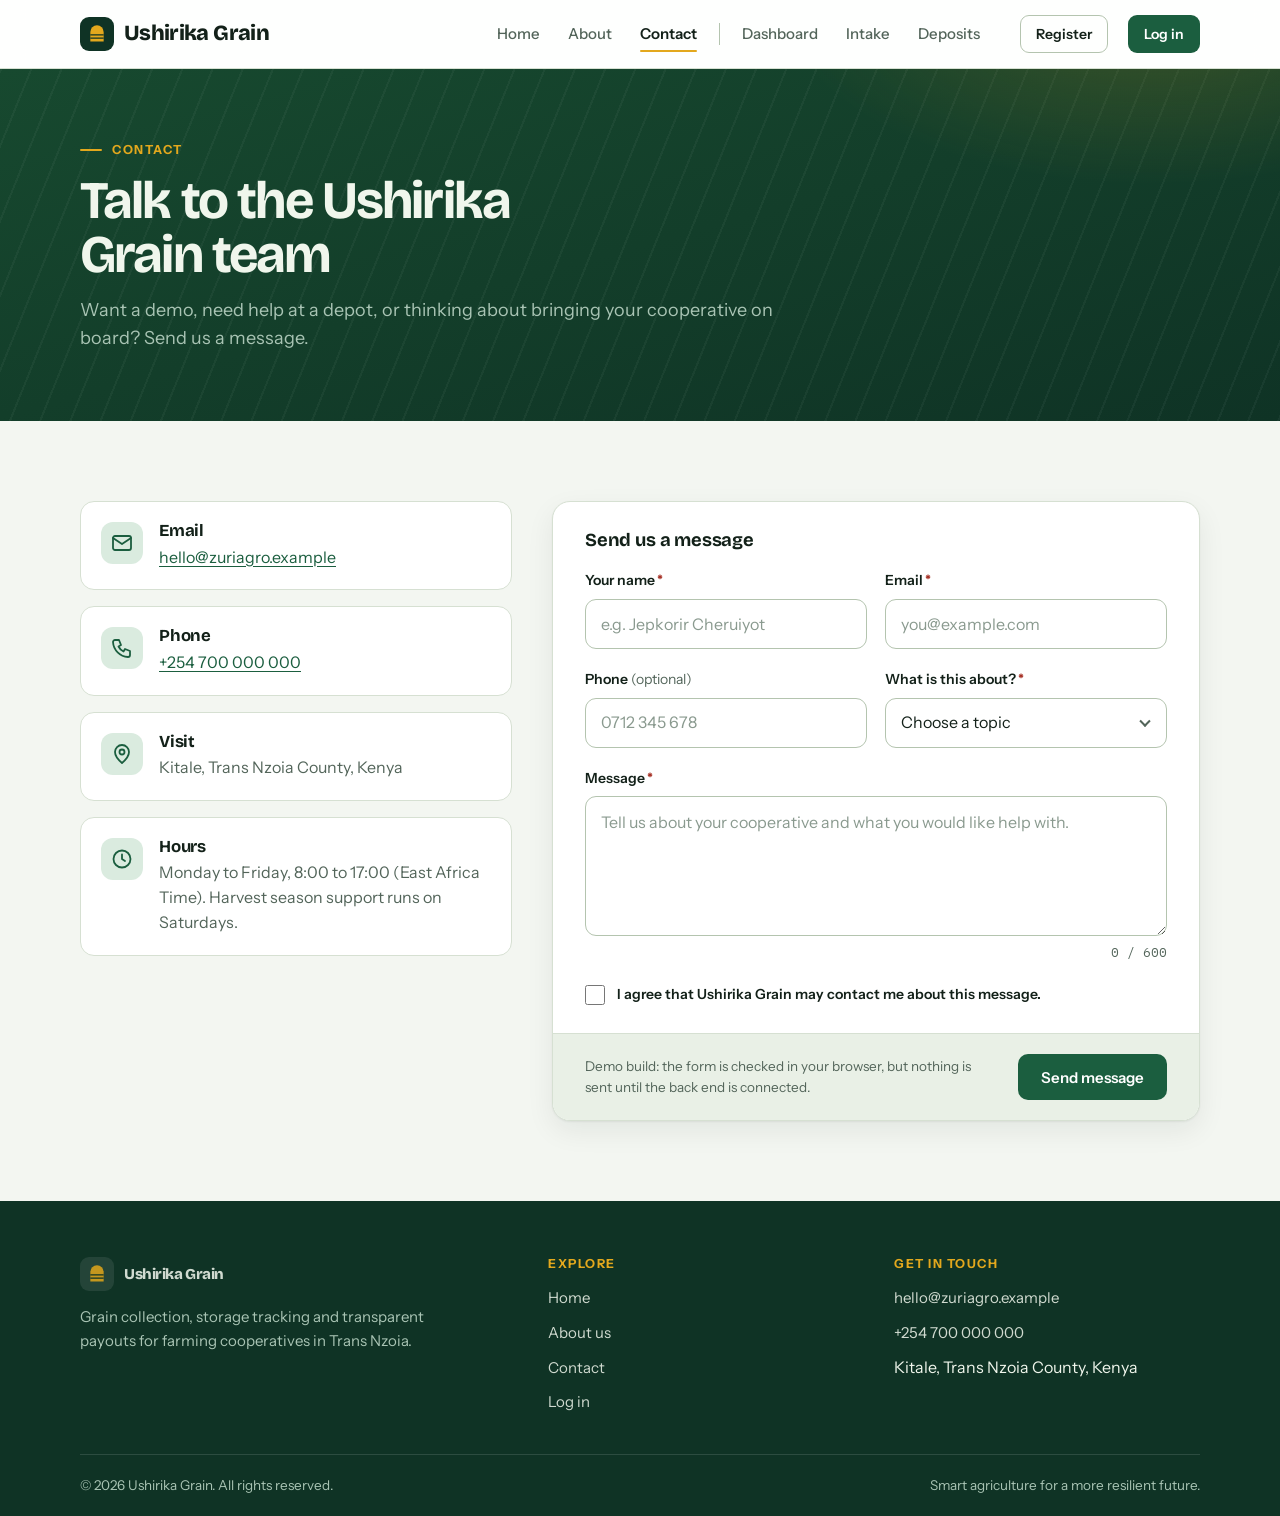
<file: frontend/Ushirika Grain/Ushirika Grain/contact.html>
<!doctype html>
<html lang="en">
<head>
<meta charset="utf-8">
<meta name="viewport" content="width=device-width, initial-scale=1, viewport-fit=cover">
<title>Contact Ushirika Grain</title>
<meta name="description" content="Request a demo, get help at a depot, or register your cooperative.">
<link rel="preconnect" href="https://fonts.googleapis.com">
<link rel="preconnect" href="https://fonts.gstatic.com" crossorigin>
<link rel="stylesheet" href="https://fonts.googleapis.com/css2?family=Bricolage+Grotesque:opsz,wght@12..96,500..800&family=IBM+Plex+Mono:wght@400;500&family=Instrument+Sans:wght@400;500;600;700&display=swap">
<link rel="stylesheet" href="styles.css">
</head>
<body>
<header class="site-header">
  <div class="container header-in">
    <a class="brand" href="index.html" aria-label="Ushirika Grain home"><span class="brand-mark"><svg viewBox="0 0 24 24" fill="none" aria-hidden="true"><path d="M4 9.5a8 8 0 0 1 16 0V21H4z" fill="currentColor"/><path d="M4 13h16M4 17h16" stroke="#0F3325" stroke-width="1.6"/></svg></span>Ushirika Grain</a>
    <button class="nav-toggle" id="nav-toggle" type="button" aria-label="Menu" aria-expanded="false" aria-controls="nav"><span></span></button>
    <nav class="nav" id="nav" aria-label="Main">
      <ul class="nav-links">
          <li><a href="index.html">Home</a></li>
          <li><a href="about.html">About</a></li>
          <li><a href="contact.html" aria-current="page">Contact</a></li>
          <li class="nav-sep" aria-hidden="true"></li>
          <li><a href="dashboard.html">Dashboard</a></li>
          <li><a href="intake.html">Intake</a></li>
          <li><a href="deposits.html">Deposits</a></li>
      </ul>
      <div class="auth-slot" id="auth-slot"><a class="btn btn-primary btn-sm" href="login.html">Log in</a></div>
    </nav>
  </div>
</header>
<main id="main" data-page="contact">
<section class="page-hero">
  <div class="container">
    <span class="eyebrow">Contact</span>
    <h1>Talk to the Ushirika Grain team</h1>
    <p class="lead">Want a demo, need help at a depot, or thinking about bringing your cooperative on board? Send us a message.</p>
  </div>
</section>

<section class="section">
  <div class="container contact-grid">
    <div class="info-list">
      <div class="info-item"><div class="icon-badge"><svg class="ic" viewBox="0 0 24 24" aria-hidden="true"><rect x="3" y="5" width="18" height="14" rx="2"/><path d="M3 7l9 6 9-6"/></svg></div><div><h3>Email</h3><p><a href="mailto:hello@zuriagro.example">hello@zuriagro.example</a></p></div></div>
      <div class="info-item"><div class="icon-badge"><svg class="ic" viewBox="0 0 24 24" aria-hidden="true"><path d="M5 4h4l2 5-2.5 1.5a11 11 0 0 0 5 5L15 13l5 2v4a2 2 0 0 1-2 2A16 16 0 0 1 3 6a2 2 0 0 1 2-2z"/></svg></div><div><h3>Phone</h3><p><a href="tel:+254700000000">+254 700 000 000</a></p></div></div>
      <div class="info-item"><div class="icon-badge"><svg class="ic" viewBox="0 0 24 24" aria-hidden="true"><path d="M12 21s7-6 7-11a7 7 0 1 0-14 0c0 5 7 11 7 11z"/><circle cx="12" cy="10" r="2.5"/></svg></div><div><h3>Visit</h3><p>Kitale, Trans Nzoia County, Kenya</p></div></div>
      <div class="info-item"><div class="icon-badge"><svg class="ic" viewBox="0 0 24 24" aria-hidden="true"><circle cx="12" cy="12" r="8.5"/><path d="M12 7.5V12l3 2"/></svg></div><div><h3>Hours</h3><p>Monday to Friday, 8:00 to 17:00 (East Africa Time). Harvest season support runs on Saturdays.</p></div></div>
    </div>

    <div class="form-card" id="contact-form-wrap">
      <form id="contact-form" novalidate>
        <div class="form-section">
          <h2 class="form-title">Send us a message</h2>
          <div class="form-row">
            <div class="field">
              <label for="c-name">Your name<span class="req" aria-hidden="true">*</span></label>
              <input class="control" id="c-name" autocomplete="name" placeholder="e.g. Jepkorir Cheruiyot">
              <span class="field-err" role="alert"></span>
            </div>
            <div class="field">
              <label for="c-email">Email<span class="req" aria-hidden="true">*</span></label>
              <input class="control" id="c-email" type="email" autocomplete="email" placeholder="you@example.com">
              <span class="field-err" role="alert"></span>
            </div>
          </div>
          <div class="form-row">
            <div class="field">
              <label for="c-phone">Phone <span class="muted" style="font-weight:400">(optional)</span></label>
              <input class="control" id="c-phone" type="tel" autocomplete="tel" placeholder="0712 345 678">
              <span class="field-err" role="alert"></span>
            </div>
            <div class="field">
              <label for="c-topic">What is this about?<span class="req" aria-hidden="true">*</span></label>
              <div class="select">
                <select class="control" id="c-topic">
                  <option value="">Choose a topic</option>
                  <option>Request a demo</option>
                  <option>Register my cooperative</option>
                  <option>Support for a depot</option>
                  <option>Partnership</option>
                  <option>Something else</option>
                </select>
              </div>
              <span class="field-err" role="alert"></span>
            </div>
          </div>
          <div class="field">
            <label for="c-message">Message<span class="req" aria-hidden="true">*</span></label>
            <textarea class="control" id="c-message" maxlength="600" placeholder="Tell us about your cooperative and what you would like help with."></textarea>
            <div style="display:flex;justify-content:space-between;gap:12px"><span class="field-err" role="alert"></span><span class="hint mono" id="c-count" style="margin-left:auto">0 / 600</span></div>
          </div>
          <div class="field">
            <label class="check"><input type="checkbox" id="c-consent"><span>I agree that Ushirika Grain may contact me about this message.</span></label>
            <span class="field-err" role="alert">Please tick the box so we know we can reply.</span>
          </div>
        </div>
        <div class="form-foot">
          <span class="fine">Demo build: the form is checked in your browser, but nothing is sent until the back end is connected.</span>
          <div class="actions"><button class="btn btn-primary" type="submit">Send message</button></div>
        </div>
      </form>
    </div>

    <div class="form-card" id="contact-success" hidden>
      <div class="success">
        <div class="success-ic"><svg class="ic" viewBox="0 0 24 24" aria-hidden="true"><path d="M5 12.5l4.5 4.5L19 7.5"/></svg></div>
        <div class="stack" style="gap:10px">
          <h2>Thank you, <span id="contact-name"></span>.</h2>
          <p class="lead">Your message is ready. A member of the team will reply by email, usually within two working days.</p>
        </div>
        <button class="btn btn-outline" type="button" id="contact-again">Send another message</button>
      </div>
    </div>
  </div>
</section>
</main>
<footer class="site-footer">
  <div class="container">
    <div class="footer-grid">
      <div>
        <a class="brand" href="index.html"><span class="brand-mark"><svg viewBox="0 0 24 24" fill="none" aria-hidden="true"><path d="M4 9.5a8 8 0 0 1 16 0V21H4z" fill="currentColor"/><path d="M4 13h16M4 17h16" stroke="#0F3325" stroke-width="1.6"/></svg></span>Ushirika Grain</a>
        <p>Grain collection, storage tracking and transparent payouts for farming cooperatives in Trans Nzoia.</p>
      </div>
      <div>
        <h4>Explore</h4>
        <ul>
          <li><a href="index.html">Home</a></li>
          <li><a href="about.html">About us</a></li>
          <li><a href="contact.html">Contact</a></li>
          <li><a href="login.html">Log in</a></li>
        </ul>
      </div>
      <div>
        <h4>Get in touch</h4>
        <ul>
          <li><a href="mailto:hello@zuriagro.example">hello@zuriagro.example</a></li>
          <li><a href="tel:+254700000000">+254 700 000 000</a></li>
          <li>Kitale, Trans Nzoia County, Kenya</li>
        </ul>
      </div>
    </div>
    <div class="footer-bottom"><span>&copy; <span id="year">2026</span> Ushirika Grain. All rights reserved.</span><span>Smart agriculture for a more resilient future.</span></div>
  </div>
</footer>
<script src="api.js" defer></script>
<script src="data.js" defer></script>
<script src="shell.js" defer></script>
<script src="contact.js" defer></script>
</body>
</html>
</file>
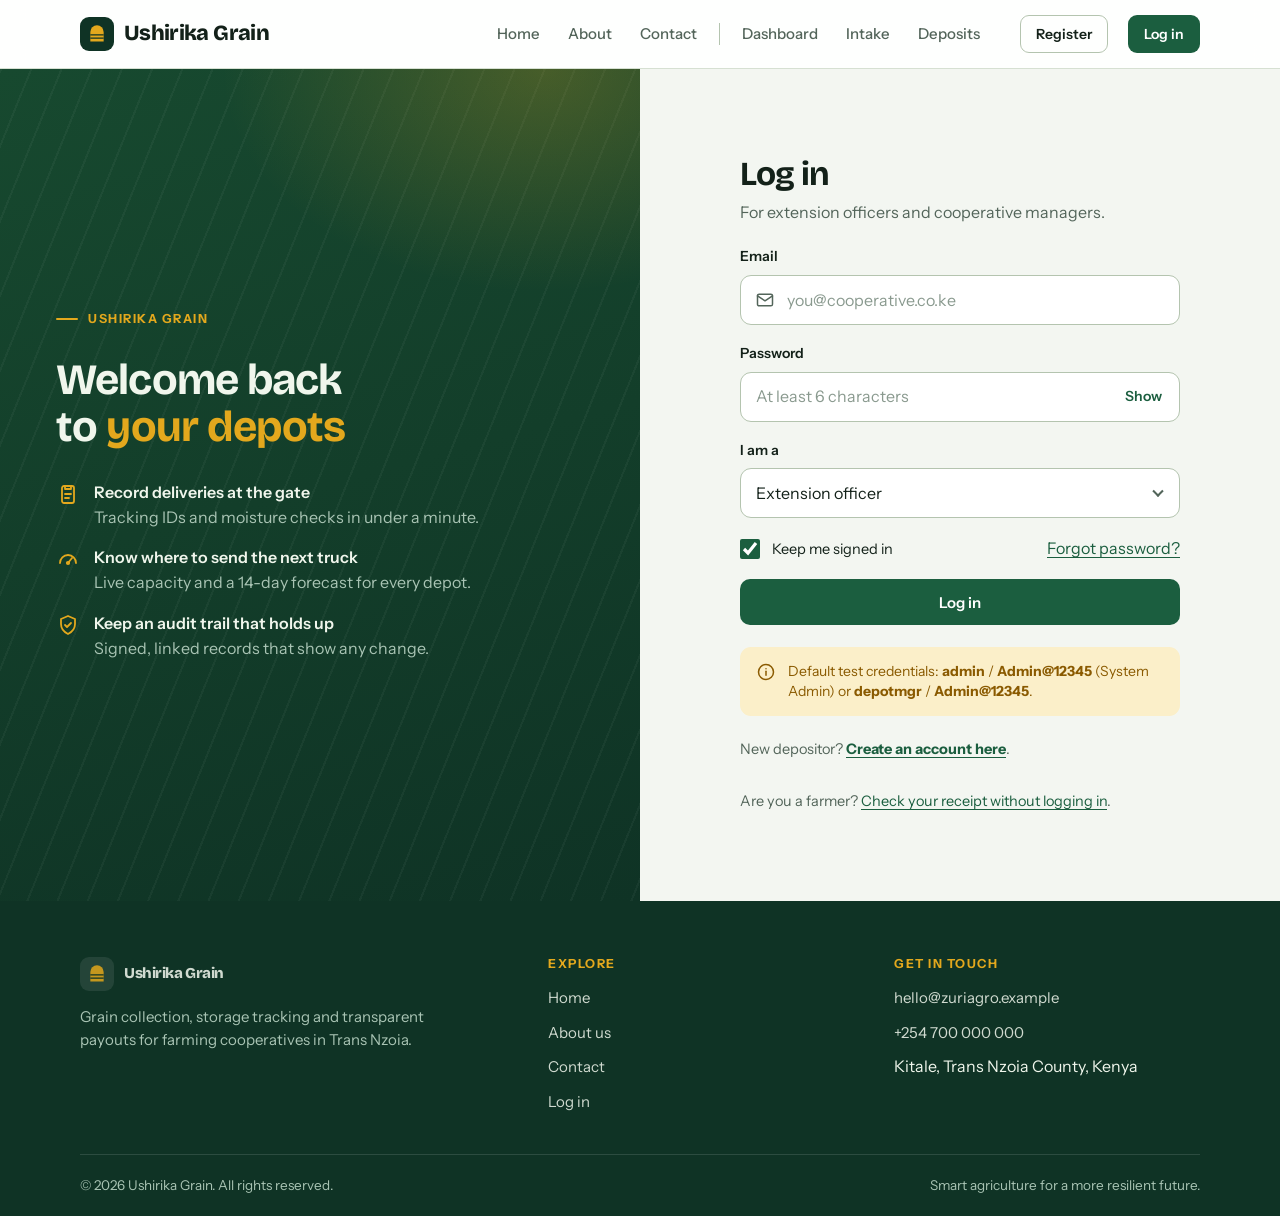
<file: frontend/Ushirika Grain/Ushirika Grain/dashboard.html>
<!doctype html>
<html lang="en">
<head>
<meta charset="utf-8">
<meta name="viewport" content="width=device-width, initial-scale=1, viewport-fit=cover">
<title>Dashboard</title>
<meta name="description" content="Depot capacity, forecasts, alerts and spoilage risk.">
<link rel="preconnect" href="https://fonts.googleapis.com">
<link rel="preconnect" href="https://fonts.gstatic.com" crossorigin>
<link rel="stylesheet" href="https://fonts.googleapis.com/css2?family=Bricolage+Grotesque:opsz,wght@12..96,500..800&family=IBM+Plex+Mono:wght@400;500&family=Instrument+Sans:wght@400;500;600;700&display=swap">
<link rel="stylesheet" href="styles.css">
</head>
<body>
<header class="site-header">
  <div class="container header-in">
    <a class="brand" href="index.html" aria-label="Ushirika Grain home"><span class="brand-mark"><svg viewBox="0 0 24 24" fill="none" aria-hidden="true"><path d="M4 9.5a8 8 0 0 1 16 0V21H4z" fill="currentColor"/><path d="M4 13h16M4 17h16" stroke="#0F3325" stroke-width="1.6"/></svg></span>Ushirika Grain</a>
    <button class="nav-toggle" id="nav-toggle" type="button" aria-label="Menu" aria-expanded="false" aria-controls="nav"><span></span></button>
    <nav class="nav" id="nav" aria-label="Main">
      <ul class="nav-links">
          <li><a href="index.html">Home</a></li>
          <li><a href="about.html">About</a></li>
          <li><a href="contact.html">Contact</a></li>
          <li class="nav-sep" aria-hidden="true"></li>
          <li><a href="dashboard.html" aria-current="page">Dashboard</a></li>
          <li><a href="intake.html">Intake</a></li>
          <li><a href="deposits.html">Deposits</a></li>
      </ul>
      <div class="auth-slot" id="auth-slot"><a class="btn btn-primary btn-sm" href="login.html">Log in</a></div>
    </nav>
  </div>
</header>
<main id="main" data-page="dashboard" data-protected class="container app-main">
  <div class="app-head">
    <div>
      <h1 id="greet">Dashboard</h1>
      <p id="today-line"></p>
    </div>
    <div class="actions">
      <a class="btn btn-primary" href="intake.html">New intake</a>
      <a class="btn btn-outline" href="deposits.html">View deposits</a>
    </div>
  </div>
  <div class="stack">
    <div class="kpi-grid" id="kpis"></div>
    <div class="grid-app">
      <div class="panel">
        <div class="panel-h"><h2>Depot capacity</h2><p>Select a depot to see its forecast</p></div>
        <div id="depots"></div>
      </div>
      <div class="panel">
        <div class="panel-h"><h2 id="chart-title">Stock forecast</h2><p>Bags in store</p></div>
        <div class="chart" id="chart"></div>
        <div class="legend"><span><b></b>Stock, last 14 days</span><span><b class="p"></b>Projected</span><span><b class="c"></b><span id="cap-legend">Capacity</span></span></div>
        <p class="note-line" id="chart-note"></p>
      </div>
    </div>
    <div class="panel">
      <div class="panel-h"><h2>Alerts</h2><p>From capacity forecasts and spoilage risk</p></div>
      <div id="alerts"></div>
    </div>
    <div class="panel">
      <div class="panel-h"><h2>Batches to act on first</h2><p>Highest spoilage risk in store</p></div>
      <div class="scroll" id="risk-table"></div>
    </div>
  </div>
</main>
<footer class="site-footer">
  <div class="container">
    <div class="footer-grid">
      <div>
        <a class="brand" href="index.html"><span class="brand-mark"><svg viewBox="0 0 24 24" fill="none" aria-hidden="true"><path d="M4 9.5a8 8 0 0 1 16 0V21H4z" fill="currentColor"/><path d="M4 13h16M4 17h16" stroke="#0F3325" stroke-width="1.6"/></svg></span>Ushirika Grain</a>
        <p>Grain collection, storage tracking and transparent payouts for farming cooperatives in Trans Nzoia.</p>
      </div>
      <div>
        <h4>Explore</h4>
        <ul>
          <li><a href="index.html">Home</a></li>
          <li><a href="about.html">About us</a></li>
          <li><a href="contact.html">Contact</a></li>
          <li><a href="login.html">Log in</a></li>
        </ul>
      </div>
      <div>
        <h4>Get in touch</h4>
        <ul>
          <li><a href="mailto:hello@zuriagro.example">hello@ushirikagrain.com</a></li>
          <li><a href="tel:+254700000000">+254 700 000 000</a></li>
          <li>Kitale, Trans Nzoia County, Kenya</li>
        </ul>
      </div>
    </div>
    <div class="footer-bottom"><span>&copy; <span id="year">2026</span> Ushirika Grain. All rights reserved.</span><span>Smart agriculture for a more resilient future.</span></div>
  </div>
</footer>
<script src="api.js" defer></script>
<script src="data.js" defer></script>
<script src="shell.js" defer></script>
<script src="dashboard.js" defer></script>
</body>
</html>
</file>
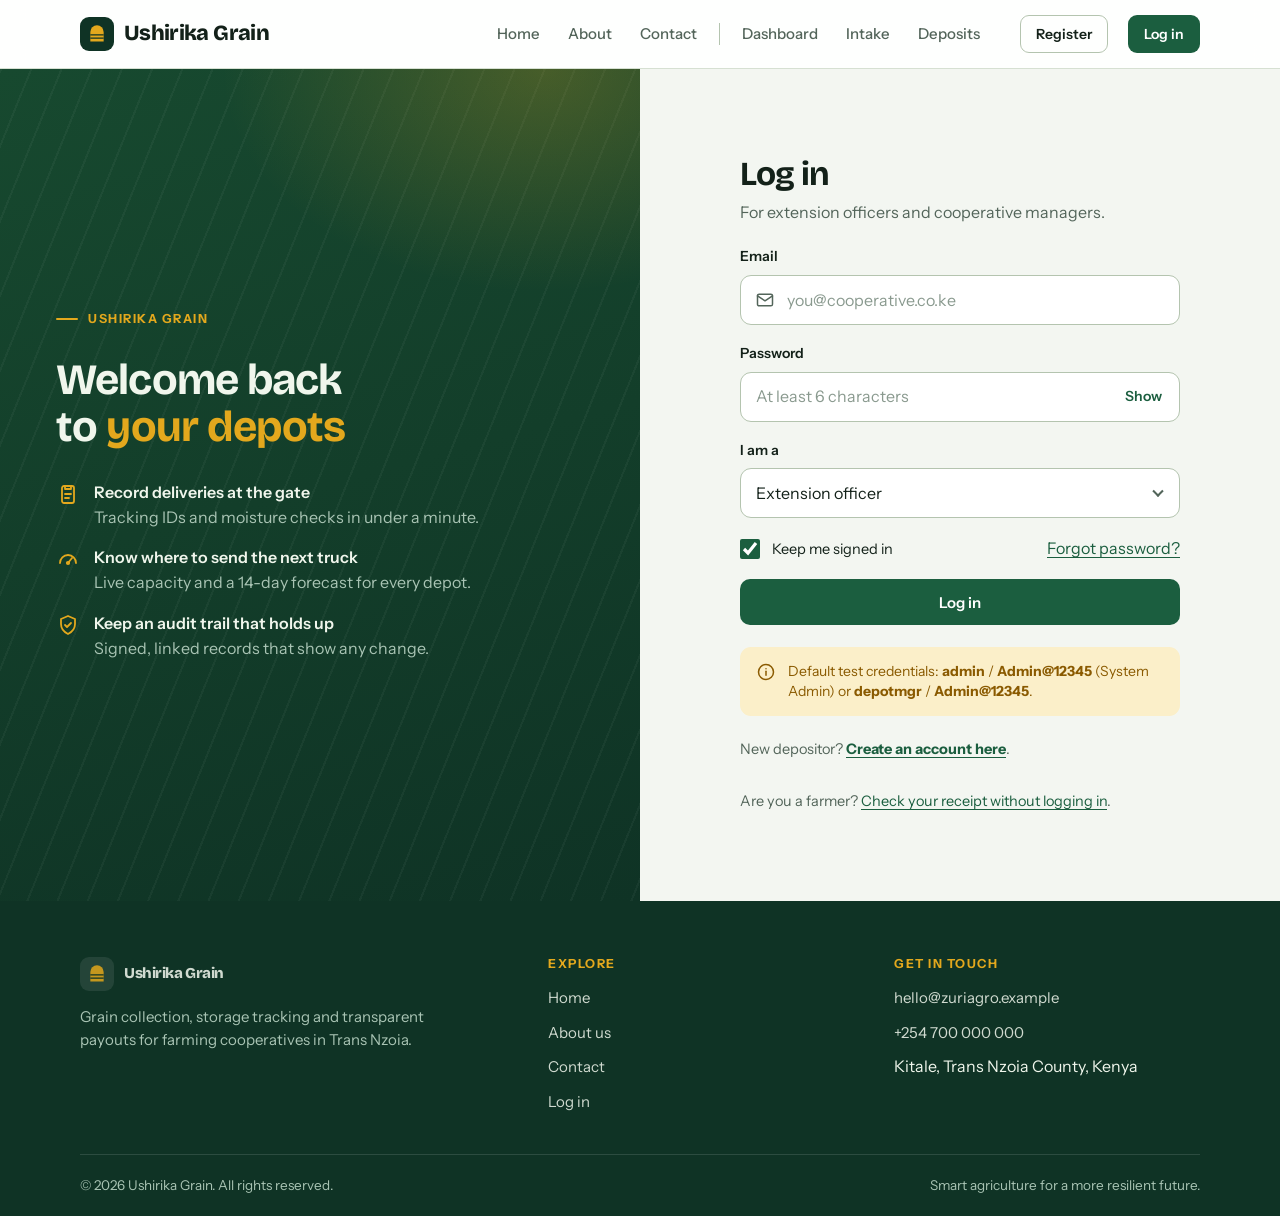
<file: frontend/Ushirika Grain/Ushirika Grain/deposits.html>
<!doctype html>
<html lang="en">
<head>
<meta charset="utf-8">
<meta name="viewport" content="width=device-width, initial-scale=1, viewport-fit=cover">
<title>Deposits</title>
<meta name="description" content="Receipt lookup, the deposit ledger and the integrity check.">
<link rel="preconnect" href="https://fonts.googleapis.com">
<link rel="preconnect" href="https://fonts.gstatic.com" crossorigin>
<link rel="stylesheet" href="https://fonts.googleapis.com/css2?family=Bricolage+Grotesque:opsz,wght@12..96,500..800&family=IBM+Plex+Mono:wght@400;500&family=Instrument+Sans:wght@400;500;600;700&display=swap">
<link rel="stylesheet" href="styles.css">
</head>
<body>
<header class="site-header">
  <div class="container header-in">
    <a class="brand" href="index.html" aria-label="Ushirika Grain home"><span class="brand-mark"><svg viewBox="0 0 24 24" fill="none" aria-hidden="true"><path d="M4 9.5a8 8 0 0 1 16 0V21H4z" fill="currentColor"/><path d="M4 13h16M4 17h16" stroke="#0F3325" stroke-width="1.6"/></svg></span>Ushirika Grain</a>
    <button class="nav-toggle" id="nav-toggle" type="button" aria-label="Menu" aria-expanded="false" aria-controls="nav"><span></span></button>
    <nav class="nav" id="nav" aria-label="Main">
      <ul class="nav-links">
          <li><a href="index.html">Home</a></li>
          <li><a href="about.html">About</a></li>
          <li><a href="contact.html">Contact</a></li>
          <li class="nav-sep" aria-hidden="true"></li>
          <li><a href="dashboard.html">Dashboard</a></li>
          <li><a href="intake.html">Intake</a></li>
          <li><a href="deposits.html" aria-current="page">Deposits</a></li>
      </ul>
      <div class="auth-slot" id="auth-slot"><a class="btn btn-primary btn-sm" href="login.html">Log in</a></div>
    </nav>
  </div>
</header>
<main id="main" data-page="deposits" data-protected class="container app-main">
  <div class="app-head">
    <div>
      <h1>Deposits</h1>
      <p>Every delivery has a tracking ID and is signed against the record before it. Look up a receipt, search the ledger, or check that nothing has been changed.</p>
    </div>
    <div class="actions">
      <a class="btn btn-primary" href="intake.html">New intake</a>
      <button class="btn btn-outline" type="button" data-act="reset">Restore sample data</button>
    </div>
  </div>

  <div class="stack">
    <div class="grid-lookup">
      <div class="panel" id="lookup-panel">
        <div class="panel-h"><h2>Receipt lookup</h2><p>Enter a tracking ID</p></div>
        <form class="look" id="lookup-form" novalidate>
          <div class="field" id="lookup-field">
            <label for="lookup-id">Tracking ID</label>
            <input class="control" id="lookup-id" autocomplete="off" spellcheck="false" placeholder="ZA-KTL-261014-0041">
            <span class="field-err" id="lookup-err" role="alert"></span>
          </div>
          <button class="btn btn-primary" type="submit">Look up</button>
        </form>
        <div id="receipt" aria-live="polite"></div>
      </div>

      <div class="panel">
        <div class="panel-h"><h2>Ledger integrity</h2><p>Tamper-evident audit trail</p></div>
        <div class="panel-b"><p class="muted">Each record stores a signature of its own details plus the signature of the record before it. Changing any past deposit breaks the chain. Try it: simulate an edit, then verify.</p></div>
        <div class="integrity">
          <button class="btn btn-primary btn-sm" type="button" data-act="verify">Verify ledger</button>
          <button class="btn btn-outline btn-sm" type="button" data-act="tamper" id="tamper-btn">Simulate an edit</button>
          <div class="msg" id="verify-msg" aria-live="polite"></div>
        </div>
      </div>
    </div>

    <div class="panel">
      <div class="panel-h"><h2>All deposits</h2><p id="ledger-count"></p></div>
      <div class="tools">
        <input class="control" id="q" type="search" placeholder="Search by ID, farmer or depot" autocomplete="off" aria-label="Search deposits">
        <div class="select"><select class="control" id="fd" aria-label="Filter by depot"></select></div>
        <div class="select"><select class="control" id="fr" aria-label="Filter by spoilage risk">
          <option value="">All risk levels</option>
          <option value="high">High risk</option>
          <option value="med">Medium risk</option>
          <option value="low">Low risk</option>
        </select></div>
      </div>
      <div class="scroll" id="ledger"></div>
    </div>
  </div>
</main>
<footer class="site-footer">
  <div class="container">
    <div class="footer-grid">
      <div>
        <a class="brand" href="index.html"><span class="brand-mark"><svg viewBox="0 0 24 24" fill="none" aria-hidden="true"><path d="M4 9.5a8 8 0 0 1 16 0V21H4z" fill="currentColor"/><path d="M4 13h16M4 17h16" stroke="#0F3325" stroke-width="1.6"/></svg></span>Ushirika Grain</a>
        <p>Grain collection, storage tracking and transparent payouts for farming cooperatives in Trans Nzoia.</p>
      </div>
      <div>
        <h4>Explore</h4>
        <ul>
          <li><a href="index.html">Home</a></li>
          <li><a href="about.html">About us</a></li>
          <li><a href="contact.html">Contact</a></li>
          <li><a href="login.html">Log in</a></li>
        </ul>
      </div>
      <div>
        <h4>Get in touch</h4>
        <ul>
          <li><a href="mailto:hello@zuriagro.example">hello@zuriagro.example</a></li>
          <li><a href="tel:+254700000000">+254 700 000 000</a></li>
          <li>Kitale, Trans Nzoia County, Kenya</li>
        </ul>
      </div>
    </div>
    <div class="footer-bottom"><span>&copy; <span id="year">2026</span> Ushirika Grain. All rights reserved.</span><span>Smart agriculture for a more resilient future.</span></div>
  </div>
</footer>
<script src="api.js" defer></script>
<script src="data.js" defer></script>
<script src="shell.js" defer></script>
<script src="deposits.js" defer></script>
</body>
</html>
</file>
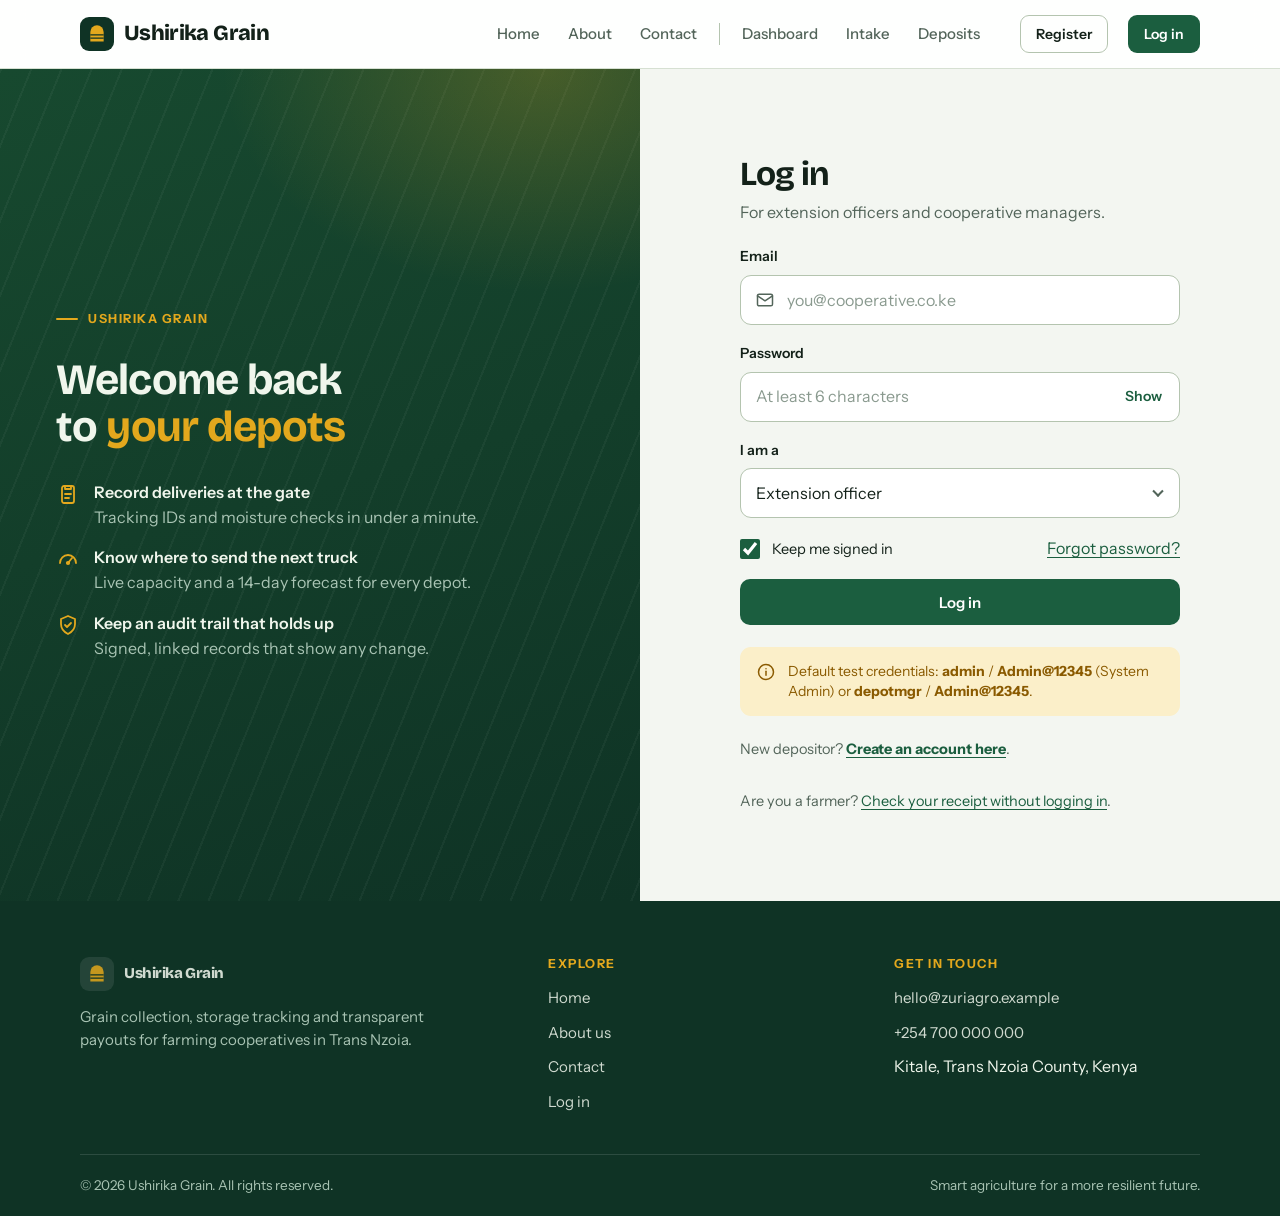
<file: frontend/Ushirika Grain/Ushirika Grain/farmers.html>
<!doctype html>
<html lang="en">
<head>
<meta charset="utf-8">
<meta name="viewport" content="width=device-width, initial-scale=1, viewport-fit=cover">
<title>Farmer Records & Profiles · Ushirika Grain</title>
<meta name="description" content="Manage registered farmers, agricultural profiles, and cumulative produce records.">
<link rel="preconnect" href="https://fonts.googleapis.com">
<link rel="preconnect" href="https://fonts.gstatic.com" crossorigin>
<link rel="stylesheet" href="https://fonts.googleapis.com/css2?family=Bricolage+Grotesque:opsz,wght@12..96,500..800&family=IBM+Plex+Mono:wght@400;500&family=Instrument+Sans:wght@400;500;600;700&display=swap">
<link rel="stylesheet" href="styles.css">
</head>
<body>
<header class="site-header">
  <div class="container header-in">
    <a class="brand" href="index.html" aria-label="Ushirika Grain home"><span class="brand-mark"><svg viewBox="0 0 24 24" fill="none" aria-hidden="true"><path d="M4 9.5a8 8 0 0 1 16 0V21H4z" fill="currentColor"/><path d="M4 13h16M4 17h16" stroke="#0F3325" stroke-width="1.6"/></svg></span>Ushirika Grain</a>
    <button class="nav-toggle" id="nav-toggle" type="button" aria-label="Menu" aria-expanded="false" aria-controls="nav"><span></span></button>
    <nav class="nav" id="nav" aria-label="Main">
      <ul class="nav-links">
          <li><a href="index.html">Home</a></li>
          <li><a href="about.html">About</a></li>
          <li><a href="contact.html">Contact</a></li>
          <li class="nav-sep" aria-hidden="true"></li>
          <li><a href="dashboard.html">Dashboard</a></li>
          <li><a href="intake.html">Intake</a></li>
          <li><a href="deposits.html">Deposits</a></li>
          <li><a href="farmers.html" aria-current="page">Farmers</a></li>
          <li><a href="admin.html">Admin</a></li>
      </ul>
      <div class="auth-slot" id="auth-slot"><a class="btn btn-primary btn-sm" href="login.html">Log in</a></div>
    </nav>
  </div>
</header>
<main id="main" data-page="farmers" data-protected class="container app-main">
  <div class="app-head">
    <div>
      <span class="eyebrow" style="color:var(--gold,#C48F29)">Cooperative Registry</span>
      <h1>Farmer Management</h1>
      <p>Register agricultural producers, view cumulative deliveries, and manage account statuses.</p>
    </div>
    <div style="display:flex;gap:12px;align-items:center">
      <button class="btn btn-primary" id="btn-open-register" type="button">+ Register Farmer</button>
    </div>
  </div>

  <div id="farmers-access-denied" class="notice s-crit" style="display:none;margin-bottom:24px">
    <svg class="ic" viewBox="0 0 24 24" aria-hidden="true"><circle cx="12" cy="12" r="9"/><path d="M12 8v4M12 16h.01"/></svg>
    <span><strong>Access Restricted:</strong> Farmer directory is accessible to extension officers, depot managers, and administrators.</span>
  </div>

  <div id="farmers-content">
    <!-- Search & Filter bar -->
    <div class="filters-card form-card" style="margin-bottom:20px;padding:16px 20px">
      <div class="form-row" style="align-items:flex-end">
        <div class="field" style="flex:2">
          <label for="farmer-search">Search Directory</label>
          <div class="inp has-prefix">
            <span class="prefix"><svg class="ic" viewBox="0 0 24 24" aria-hidden="true"><circle cx="11" cy="11" r="6"/><path d="M20 20l-4.2-4.2"/></svg></span>
            <input class="control" id="farmer-search" placeholder="Search by name, farmer code (e.g. FRM-2026-0001), phone, or ID…">
          </div>
        </div>
        <div class="field" style="flex:1">
          <label for="farmer-status-filter">Status</label>
          <div class="select">
            <select class="control" id="farmer-status-filter">
              <option value="">All Statuses</option>
              <option value="ACTIVE" selected>Active Only</option>
              <option value="INACTIVE">Inactive Only</option>
            </select>
          </div>
        </div>
      </div>
    </div>

    <!-- Farmer Directory Table -->
    <div class="form-card" style="padding:0;overflow:hidden">
      <div class="row-between" style="padding:16px 20px;border-bottom:1px solid var(--border,#E4EBE6)">
        <h2 style="font-size:18px;margin:0">Registered Producers</h2>
        <span class="pill s-ok mono" id="farmers-count">Loading…</span>
      </div>
      <div class="scroll">
        <table id="farmers-table">
          <thead>
            <tr>
              <th>Farmer Code</th>
              <th>Full Name</th>
              <th>National ID</th>
              <th>Phone Number</th>
              <th>Location</th>
              <th class="r">Deposits</th>
              <th class="r">Total (KG)</th>
              <th>Status</th>
              <th style="text-align:center">Actions</th>
            </tr>
          </thead>
          <tbody id="farmers-tbody">
            <tr><td colspan="9" class="empty" style="padding:32px;text-align:center">Loading farmer directory…</td></tr>
          </tbody>
        </table>
      </div>
    </div>

    <!-- Registration Modal / Form Section (collapsible / toggleable) -->
    <div id="farmer-modal" class="form-card" style="display:none;margin-top:28px">
      <div class="row-between" style="margin-bottom:16px;border-bottom:1px solid var(--border,#E4EBE6);padding-bottom:12px">
        <h2 id="farmer-form-title">Register New Agricultural Producer</h2>
        <button class="btn btn-outline btn-sm" id="btn-close-form" type="button">Cancel</button>
      </div>

      <div id="farmer-form-err" class="notice s-crit" style="display:none;margin-bottom:16px"></div>

      <form id="farmer-reg-form" novalidate>
        <div class="form-row">
          <div class="field">
            <label for="fm-name">Full Legal Name<span class="req" aria-hidden="true">*</span></label>
            <input class="control" id="fm-name" required placeholder="e.g. John Kamau">
          </div>
          <div class="field">
            <label for="fm-natid">National ID Number</label>
            <input class="control mono" id="fm-natid" placeholder="e.g. 12345678">
          </div>
        </div>

        <div class="form-row">
          <div class="field">
            <label for="fm-phone">Phone Number<span class="req" aria-hidden="true">*</span></label>
            <input class="control" id="fm-phone" type="tel" required placeholder="0711 000 003">
          </div>
          <div class="field">
            <label for="fm-email">Email Address</label>
            <input class="control" id="fm-email" type="email" placeholder="john@example.com">
          </div>
        </div>

        <div class="form-row">
          <div class="field">
            <label for="fm-county">County</label>
            <input class="control" id="fm-county" value="Trans Nzoia" placeholder="Trans Nzoia">
          </div>
          <div class="field">
            <label for="fm-subcounty">Sub-County</label>
            <input class="control" id="fm-subcounty" placeholder="e.g. Kiminini, Kitale, Endebess">
          </div>
          <div class="field">
            <label for="fm-ward">Ward</label>
            <input class="control" id="fm-ward" placeholder="e.g. Sikhendu, Matumbei">
          </div>
        </div>

        <div class="field">
          <label for="fm-loc">Specific Scheme / Plot / Address</label>
          <input class="control" id="fm-loc" placeholder="e.g. Plot 44, Sikhendu Scheme">
        </div>

        <div class="form-foot">
          <span class="fine">A unique farmer identifier code will be issued automatically.</span>
          <button class="btn btn-primary" id="fm-submit-btn" type="submit">Save Farmer Record</button>
        </div>
      </form>
    </div>

    <!-- Farmer Profile & Deposit History Details Drawer / Card -->
    <div id="farmer-profile-card" class="form-card" style="display:none;margin-top:28px">
      <div class="row-between" style="margin-bottom:16px;border-bottom:1px solid var(--border,#E4EBE6);padding-bottom:12px">
        <div>
          <span class="pill s-ok mono" id="prof-code" style="margin-bottom:6px;display:inline-block">FRM-</span>
          <h2 id="prof-name" style="margin:0">Farmer Profile</h2>
        </div>
        <div style="display:flex;gap:8px">
          <button class="btn btn-outline btn-sm" id="prof-toggle-status" type="button">Change Status</button>
          <button class="btn btn-outline btn-sm" id="prof-close" type="button">Close Profile</button>
        </div>
      </div>

      <div class="grid-form" style="margin-bottom:20px">
        <div class="stack" style="gap:10px">
          <div><span class="muted" style="font-size:13px">Phone Number</span><div class="mono" id="prof-phone">-</div></div>
          <div><span class="muted" style="font-size:13px">National ID</span><div class="mono" id="prof-natid">-</div></div>
          <div><span class="muted" style="font-size:13px">Email</span><div id="prof-email">-</div></div>
        </div>
        <div class="stack" style="gap:10px">
          <div><span class="muted" style="font-size:13px">Location</span><div id="prof-location">-</div></div>
          <div><span class="muted" style="font-size:13px">Registered By</span><div id="prof-regby">-</div></div>
          <div><span class="muted" style="font-size:13px">Registration Date</span><div class="mono" id="prof-date">-</div></div>
        </div>
        <div class="stack" style="gap:10px">
          <div><span class="muted" style="font-size:13px">Cumulative Accepted Weight</span><div class="mono" style="font-size:20px;font-weight:700" id="prof-total-kg">0 kg</div></div>
          <div><span class="muted" style="font-size:13px">Total Grain Deposits</span><div class="mono" style="font-size:18px" id="prof-total-deps">0 deposits</div></div>
        </div>
      </div>

      <h3 style="font-size:16px;margin-bottom:12px">Deposit History for this Producer</h3>
      <div class="scroll">
        <table>
          <thead>
            <tr>
              <th>Tracking ID</th>
              <th>Depot</th>
              <th>Produce</th>
              <th class="r">Quantity</th>
              <th class="r">Moisture</th>
              <th>Status</th>
              <th>Date</th>
            </tr>
          </thead>
          <tbody id="prof-deposits-tbody">
            <tr><td colspan="7" class="empty" style="padding:16px;text-align:center">No deposits recorded for this farmer.</td></tr>
          </tbody>
        </table>
      </div>
    </div>
  </div>
</main>
<footer class="site-footer">
  <div class="container">
    <div class="footer-grid">
      <div>
        <a class="brand" href="index.html"><span class="brand-mark"><svg viewBox="0 0 24 24" fill="none" aria-hidden="true"><path d="M4 9.5a8 8 0 0 1 16 0V21H4z" fill="currentColor"/><path d="M4 13h16M4 17h16" stroke="#0F3325" stroke-width="1.6"/></svg></span>Ushirika Grain</a>
        <p>Grain collection, storage tracking and transparent payouts for farming cooperatives in Trans Nzoia.</p>
      </div>
      <div>
        <h4>Explore</h4>
        <ul>
          <li><a href="index.html">Home</a></li>
          <li><a href="about.html">About us</a></li>
          <li><a href="contact.html">Contact</a></li>
          <li><a href="login.html">Log in</a></li>
          <li><a href="farmers.html">Farmers</a></li>
        </ul>
      </div>
      <div>
        <h4>Get in touch</h4>
        <ul>
          <li><a href="mailto:hello@zuriagro.example">hello@ushirikagrain.com</a></li>
          <li><a href="tel:+254700000000">+254 700 000 000</a></li>
          <li>Kitale, Trans Nzoia County, Kenya</li>
        </ul>
      </div>
    </div>
    <div class="footer-bottom"><span>&copy; <span id="year">2026</span> Ushirika Grain. All rights reserved.</span><span>Smart agriculture for a more resilient future.</span></div>
  </div>
</footer>
<script src="api.js" defer></script>
<script src="data.js" defer></script>
<script src="shell.js" defer></script>
<script src="farmers.js" defer></script>
</body>
</html>
</file>
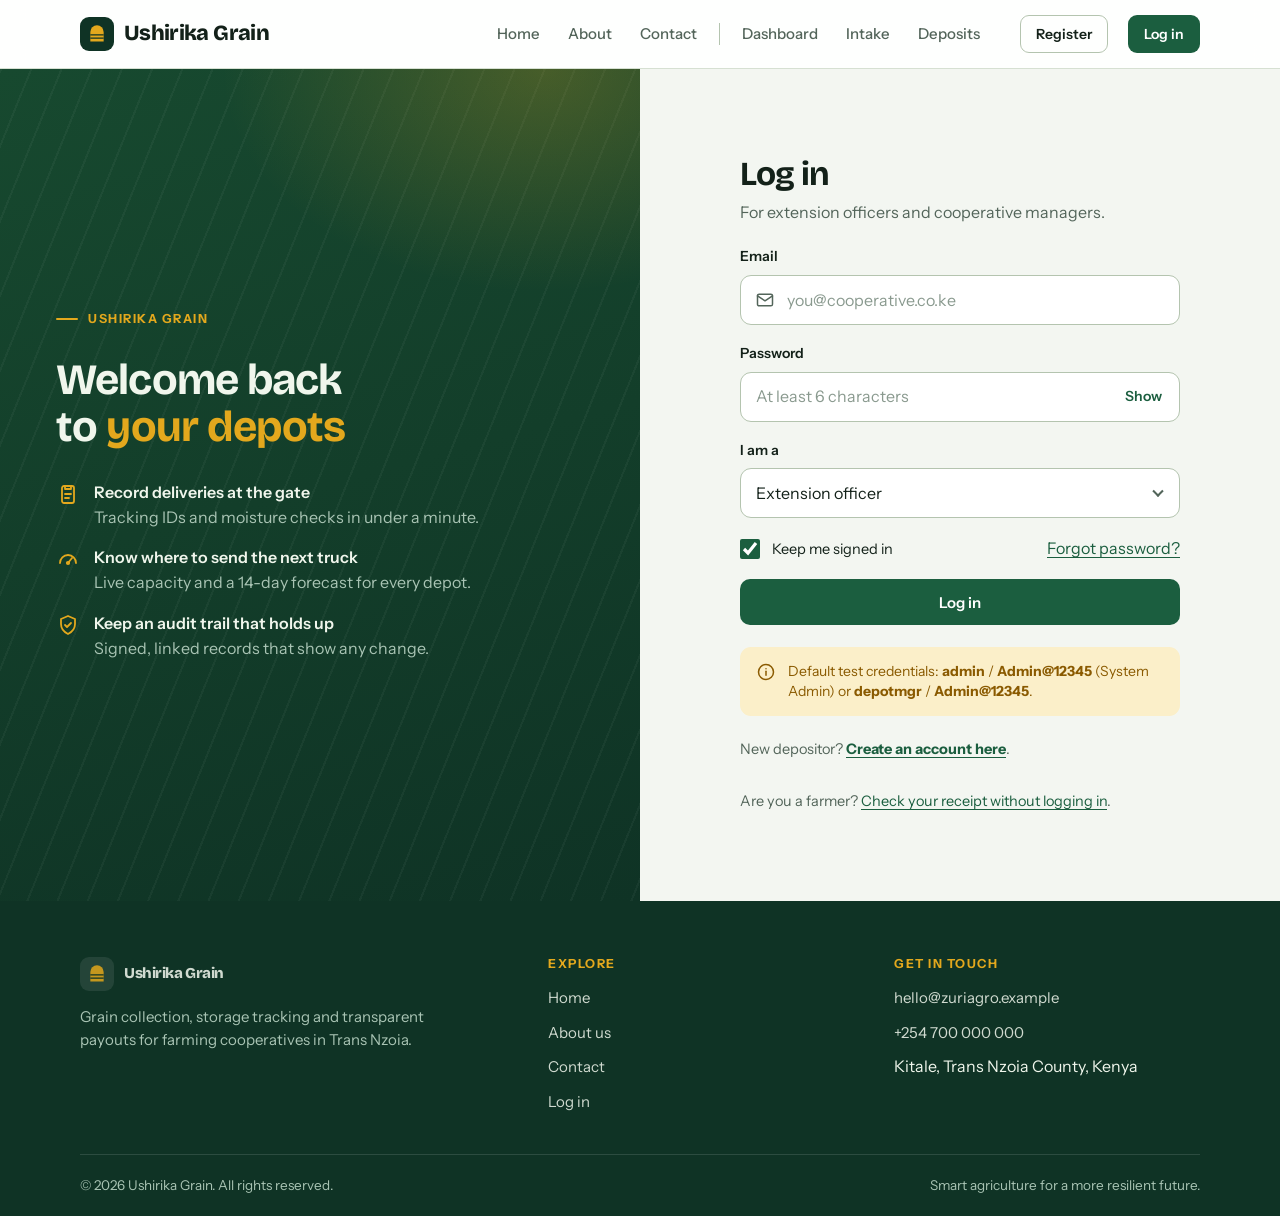
<file: frontend/Ushirika Grain/Ushirika Grain/intake.html>
<!doctype html>
<html lang="en">

<head>
  <meta charset="utf-8">
  <meta name="viewport" content="width=device-width, initial-scale=1, viewport-fit=cover">
  <title>New intake</title>
  <meta name="description" content="Record a grain delivery at the depot gate.">
  <link rel="preconnect" href="https://fonts.googleapis.com">
  <link rel="preconnect" href="https://fonts.gstatic.com" crossorigin>
  <link rel="stylesheet"
    href="https://fonts.googleapis.com/css2?family=Bricolage+Grotesque:opsz,wght@12..96,500..800&family=IBM+Plex+Mono:wght@400;500&family=Instrument+Sans:wght@400;500;600;700&display=swap">
  <link rel="stylesheet" href="styles.css">
</head>

<body>
  <header class="site-header">


    <div class="container header-in">
      <a class="brand" href="index.html" aria-label="Ushirika Grain home"><span class="brand-mark"><svg
            viewBox="0 0 24 24" fill="none" aria-hidden="true">
            <path d="M4 9.5a8 8 0 0 1 16 0V21H4z" fill="currentColor" />
            <path d="M4 13h16M4 17h16" stroke="#0F3325" stroke-width="1.6" />
          </svg></span>Ushirika Grain</a>
      <button class="nav-toggle" id="nav-toggle" type="button" aria-label="Menu" aria-expanded="false"
        aria-controls="nav"><span></span></button>
      <nav class="nav" id="nav" aria-label="Main">
        <ul class="nav-links">
          <li><a href="index.html">Home</a></li>
          <li><a href="about.html">About</a></li>
          <li><a href="contact.html">Contact</a></li>
          <li class="nav-sep" aria-hidden="true"></li>
          <li><a href="dashboard.html">Dashboard</a></li>
          <li><a href="intake.html" aria-current="page">Intake</a></li>
          <li><a href="deposits.html">Deposits</a></li>
        </ul>
        <div class="auth-slot" id="auth-slot"><a class="btn btn-primary btn-sm" href="login.html">Log in</a></div>
      </nav>
    </div>
  </header>
  <main id="main" data-page="intake" data-protected class="container app-main">
    <div class="app-head">
      <div>
        <h1>New intake</h1>
        <p>Record a delivery at the depot gate. You get a tracking ID when you save, and the farmer can use it to look
          up the deposit.</p>
      </div>
    </div>

    <div id="intake-form-wrap" class="grid-form">
      <form id="intake-form" class="form-card" novalidate>
        <div class="form-section" role="group" aria-labelledby="g1">
          <h2 class="form-title" id="g1"><span class="n">1</span>Farmer <small>Who is delivering</small></h2>
          <div class="field" data-field="name">
            <label for="f-name">Full name<span class="req" aria-hidden="true">*</span></label>
            <input class="control" id="f-name" autocomplete="off" placeholder="e.g. Jepkorir Cheruiyot">
            <span class="field-err" role="alert"></span>
          </div>
          <div class="form-row">
            <div class="field" data-field="phone">
              <label for="f-phone">Phone number<span class="req" aria-hidden="true">*</span></label>
              <input class="control" id="f-phone" type="tel" inputmode="tel" autocomplete="off"
                placeholder="0712 345 678">
              <span class="field-err" role="alert"></span>
              <span class="hint">Only the last 3 digits appear on receipts.</span>
            </div>
            <div class="field" data-field="sub">
              <label for="f-sub">Sub-county<span class="req" aria-hidden="true">*</span></label>
              <div class="select"><select class="control" id="f-sub"></select></div>
              <span class="field-err" role="alert"></span>
            </div>
          </div>
        </div>

        <div class="form-section" role="group" aria-labelledby="g2">
          <h2 class="form-title" id="g2"><span class="n">2</span>Delivery <small>What arrived at the gate</small></h2>
          <div class="field">
            <span class="lbl" id="l-prod">Produce</span>
            <div class="seg" role="radiogroup" aria-labelledby="l-prod">
              <div><input type="radio" name="produce" id="p-maize" value="Maize" checked><label
                  for="p-maize">Maize</label></div>
              <div><input type="radio" name="produce" id="p-wheat" value="Wheat"><label for="p-wheat">Wheat</label>
              </div>
              <div><input type="radio" name="produce" id="p-beans" value="Beans"><label for="p-beans">Beans</label>
              </div>
            </div>
          </div>
          <div class="form-row">
            <div class="field" data-field="bags">
              <label for="f-bags">Number of bags<span class="req" aria-hidden="true">*</span></label>
              <div class="inp"><input class="control" id="f-bags" type="number" inputmode="numeric" min="1" max="2000"
                  step="1" value="45"><span class="suffix">bags</span></div>
              <span class="field-err" role="alert"></span>
              <span class="hint mono" id="bags-kg"></span>
            </div>
            <div class="field" data-field="moist">
              <label for="f-moist">Moisture reading<span class="req" aria-hidden="true">*</span></label>
              <div class="inp"><input class="control" id="f-moist" type="number" inputmode="decimal" min="5" max="30"
                  step="0.1" value="14.8"><span class="suffix">%</span></div>
              <span class="field-err" role="alert"></span>
              <span class="hint">Safe storage limit is 13.5%.</span>
            </div>
          </div>
        </div>

        <div class="form-section" role="group" aria-labelledby="g3">
          <h2 class="form-title" id="g3"><span class="n">3</span>Receiving depot <small>Where the grain goes</small>
          </h2>
          <div class="opts" id="depot-opts"></div>
          <div class="alert-box" id="form-error" role="alert"></div>
        </div>

        <div class="form-foot">
          <span class="fine">The deposit is signed and linked to the previous record when you save.</span>
          <div class="actions">
            <button class="btn btn-outline" type="button" data-act="clear">Clear form</button>
            <button class="btn btn-primary" type="submit">Record deposit</button>
          </div>
        </div>
      </form>

      <aside class="panel sticky">
        <div class="panel-h">
          <h2>AI check</h2>
          <p>Updates as you type</p>
        </div>
        <div class="panel-b" id="check"></div>
      </aside>
    </div>

    <div id="intake-success" class="form-card" hidden>
      <div class="success">
        <div class="success-ic"><svg class="ic" viewBox="0 0 24 24" aria-hidden="true">
            <path d="M5 12.5l4.5 4.5L19 7.5" />
          </svg></div>
        <div class="stack" style="gap:10px">
          <h2>Deposit recorded</h2>
          <p class="lead">Give the farmer this tracking ID. It is now part of the signed ledger.</p>
        </div>
        <div id="success-ticket" style="width:100%;max-width:560px"></div>
        <div style="display:flex;gap:12px;flex-wrap:wrap">
          <button class="btn btn-primary" type="button" data-act="another">Record another delivery</button>
          <button class="btn btn-outline" type="button" data-act="view">View in Deposits</button>
        </div>
      </div>
    </div>
  </main>
  <footer class="site-footer">
    <div class="container">
      <div class="footer-grid">
        <div>
          <a class="brand" href="index.html"><span class="brand-mark"><svg viewBox="0 0 24 24" fill="none"
                aria-hidden="true">
                <path d="M4 9.5a8 8 0 0 1 16 0V21H4z" fill="currentColor" />
                <path d="M4 13h16M4 17h16" stroke="#0F3325" stroke-width="1.6" />
              </svg></span>Ushirika Grain</a>
          <p>Grain collection, storage tracking and transparent payouts for farming cooperatives in Trans Nzoia.</p>
        </div>
        <div>
          <h4>Explore</h4>
          <ul>
            <li><a href="index.html">Home</a></li>
            <li><a href="about.html">About us</a></li>
            <li><a href="contact.html">Contact</a></li>
            <li><a href="login.html">Log in</a></li>
          </ul>
        </div>
        <div>
          <h4>Get in touch</h4>
          <ul>
            <li><a href="mailto:hello@zuriagro.example">hello@zuriagro.example</a></li>
            <li><a href="tel:+254700000000">+254 700 000 000</a></li>
            <li>Kitale, Trans Nzoia County, Kenya</li>
          </ul>
        </div>
      </div>
      <div class="footer-bottom"><span>&copy; <span id="year">2026</span> Ushirika Grain. All rights
          reserved.</span><span>Smart agriculture for a more resilient future.</span></div>
    </div>
  </footer>
  <script src="api.js" defer></script>
  <script src="data.js" defer></script>
  <script src="shell.js" defer></script>
  <script src="intake.js" defer></script>
</body>

</html>
</file>
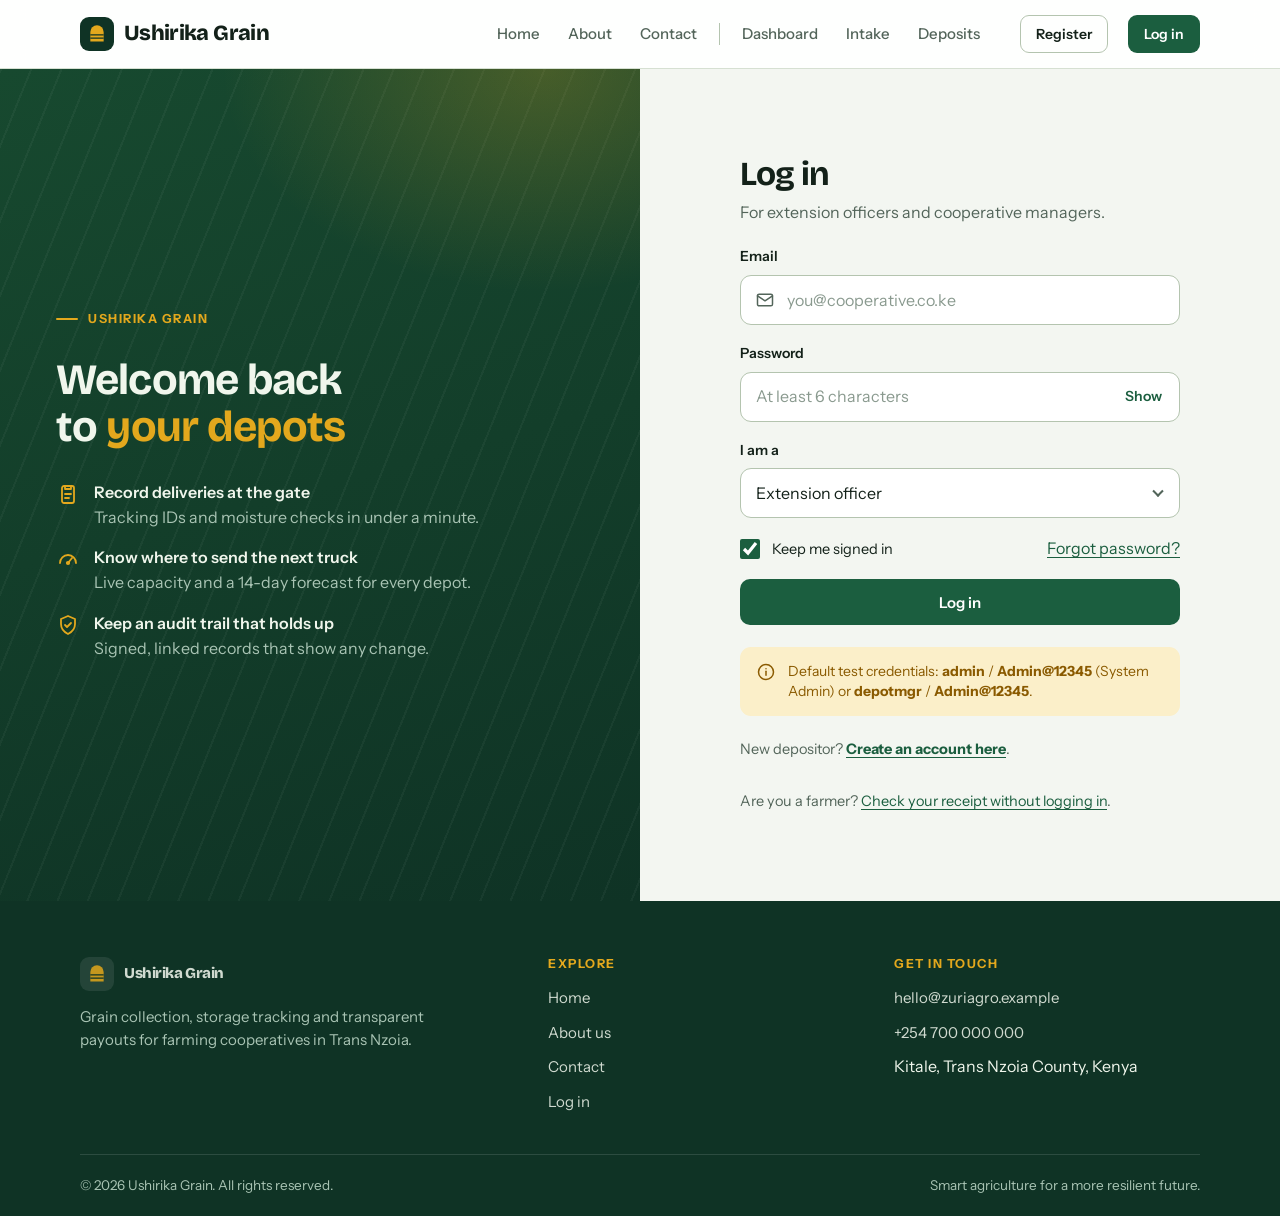
<file: frontend/Ushirika Grain/Ushirika Grain/login.html>
<!doctype html>
<html lang="en">
<head>
<meta charset="utf-8">
<meta name="viewport" content="width=device-width, initial-scale=1, viewport-fit=cover">
<title>Log in to Ushirika Grain</title>
<meta name="description" content="Log in as an extension officer or cooperative manager.">
<link rel="preconnect" href="https://fonts.googleapis.com">
<link rel="preconnect" href="https://fonts.gstatic.com" crossorigin>
<link rel="stylesheet" href="https://fonts.googleapis.com/css2?family=Bricolage+Grotesque:opsz,wght@12..96,500..800&family=IBM+Plex+Mono:wght@400;500&family=Instrument+Sans:wght@400;500;600;700&display=swap">
<link rel="stylesheet" href="styles.css">
</head>
<body>
<header class="site-header">
  <div class="container header-in">
    <a class="brand" href="index.html" aria-label="Ushirika Grain home"><span class="brand-mark"><svg viewBox="0 0 24 24" fill="none" aria-hidden="true"><path d="M4 9.5a8 8 0 0 1 16 0V21H4z" fill="currentColor"/><path d="M4 13h16M4 17h16" stroke="#0F3325" stroke-width="1.6"/></svg></span>Ushirika Grain</a>
    <button class="nav-toggle" id="nav-toggle" type="button" aria-label="Menu" aria-expanded="false" aria-controls="nav"><span></span></button>
    <nav class="nav" id="nav" aria-label="Main">
      <ul class="nav-links">
          <li><a href="index.html">Home</a></li>
          <li><a href="about.html">About</a></li>
          <li><a href="contact.html">Contact</a></li>
          <li class="nav-sep" aria-hidden="true"></li>
          <li><a href="dashboard.html">Dashboard</a></li>
          <li><a href="intake.html">Intake</a></li>
          <li><a href="deposits.html">Deposits</a></li>
      </ul>
      <div class="auth-slot" id="auth-slot"><a class="btn btn-primary btn-sm" href="login.html">Log in</a></div>
    </nav>
  </div>
</header>
<main id="main" data-page="login" class="auth">
  <aside class="auth-art">
    <span class="eyebrow" style="color:var(--gold)">Ushirika Grain</span>
    <h2>Welcome back to <em>your depots</em></h2>
    <ul class="auth-list">
      <li><svg class="ic" viewBox="0 0 24 24" aria-hidden="true"><rect x="6" y="4" width="12" height="17" rx="2"/><path d="M9 4h6v3H9z"/><path d="M9 12h6M9 16h4"/></svg><span><b>Record deliveries at the gate</b>Tracking IDs and moisture checks in under a minute.</span></li>
      <li><svg class="ic" viewBox="0 0 24 24" aria-hidden="true"><path d="M4 16a8 8 0 1 1 16 0"/><path d="M12 16l4-5"/><circle cx="12" cy="16" r="1.2"/></svg><span><b>Know where to send the next truck</b>Live capacity and a 14-day forecast for every depot.</span></li>
      <li><svg class="ic" viewBox="0 0 24 24" aria-hidden="true"><path d="M12 3l7 3v5c0 4.5-3 8-7 10-4-2-7-5.5-7-10V6z"/><path d="M9 12l2 2 4-4"/></svg><span><b>Keep an audit trail that holds up</b>Signed, linked records that show any change.</span></li>
    </ul>
  </aside>
  <div class="auth-panel">
    <div class="auth-card">
      <div class="stack" style="gap:8px">
        <h1>Log in</h1>
        <p class="muted">For extension officers and cooperative managers.</p>
      </div>
      <form id="login-form" novalidate>
        <div class="field">
          <label for="l-email">Email</label>
          <div class="inp has-prefix"><span class="prefix"><svg class="ic" viewBox="0 0 24 24" aria-hidden="true"><rect x="3" y="5" width="18" height="14" rx="2"/><path d="M3 7l9 6 9-6"/></svg></span><input class="control" id="l-email" type="email" autocomplete="username" placeholder="you@cooperative.co.ke"></div>
          <span class="field-err" role="alert"></span>
        </div>
        <div class="field">
          <label for="l-pass">Password</label>
          <div class="inp"><input class="control" id="l-pass" type="password" autocomplete="current-password" placeholder="At least 6 characters"><button class="reveal" id="reveal" type="button" aria-pressed="false">Show</button></div>
          <span class="field-err" role="alert"></span>
        </div>
        <div class="field">
          <label for="l-role">I am a</label>
          <div class="select">
            <select class="control" id="l-role">
              <option>Extension officer</option>
              <option>Cooperative manager</option>
              <option>Depot clerk</option>
            </select>
          </div>
        </div>
        <div class="row-between">
          <label class="check"><input type="checkbox" id="l-remember" checked><span>Keep me signed in</span></label>
          <a href="contact.html">Forgot password?</a>
        </div>
        <button class="btn btn-primary btn-block" id="login-btn" type="submit">Log in</button>
      </form>
      <div class="notice"><svg class="ic" viewBox="0 0 24 24" aria-hidden="true"><circle cx="12" cy="12" r="9"/><path d="M12 11v5"/><path d="M12 8h.01"/></svg><span>Default test credentials: <b>admin</b> / <b>Admin@12345</b> (System Admin) or <b>depotmgr</b> / <b>Admin@12345</b>.</span></div>
      <p class="muted" style="font-size:14.5px;margin-bottom:8px">New depositor? <a href="register.html"><strong>Create an account here</strong></a>.</p>
      <p class="muted" style="font-size:14.5px">Are you a farmer? <a href="index.html#lookup">Check your receipt without logging in</a>.</p>
    </div>
  </div>
</main>
<footer class="site-footer">
  <div class="container">
    <div class="footer-grid">
      <div>
        <a class="brand" href="index.html"><span class="brand-mark"><svg viewBox="0 0 24 24" fill="none" aria-hidden="true"><path d="M4 9.5a8 8 0 0 1 16 0V21H4z" fill="currentColor"/><path d="M4 13h16M4 17h16" stroke="#0F3325" stroke-width="1.6"/></svg></span>Ushirika Grain</a>
        <p>Grain collection, storage tracking and transparent payouts for farming cooperatives in Trans Nzoia.</p>
      </div>
      <div>
        <h4>Explore</h4>
        <ul>
          <li><a href="index.html">Home</a></li>
          <li><a href="about.html">About us</a></li>
          <li><a href="contact.html">Contact</a></li>
          <li><a href="login.html">Log in</a></li>
        </ul>
      </div>
      <div>
        <h4>Get in touch</h4>
        <ul>
          <li><a href="mailto:hello@zuriagro.example">hello@zuriagro.example</a></li>
          <li><a href="tel:+254700000000">+254 700 000 000</a></li>
          <li>Kitale, Trans Nzoia County, Kenya</li>
        </ul>
      </div>
    </div>
    <div class="footer-bottom"><span>&copy; <span id="year">2026</span> Ushirika Grain. All rights reserved.</span><span>Smart agriculture for a more resilient future.</span></div>
  </div>
</footer>
<script src="api.js" defer></script>
<script src="data.js" defer></script>
<script src="shell.js" defer></script>
<script src="login.js" defer></script>
</body>
</html>
</file>
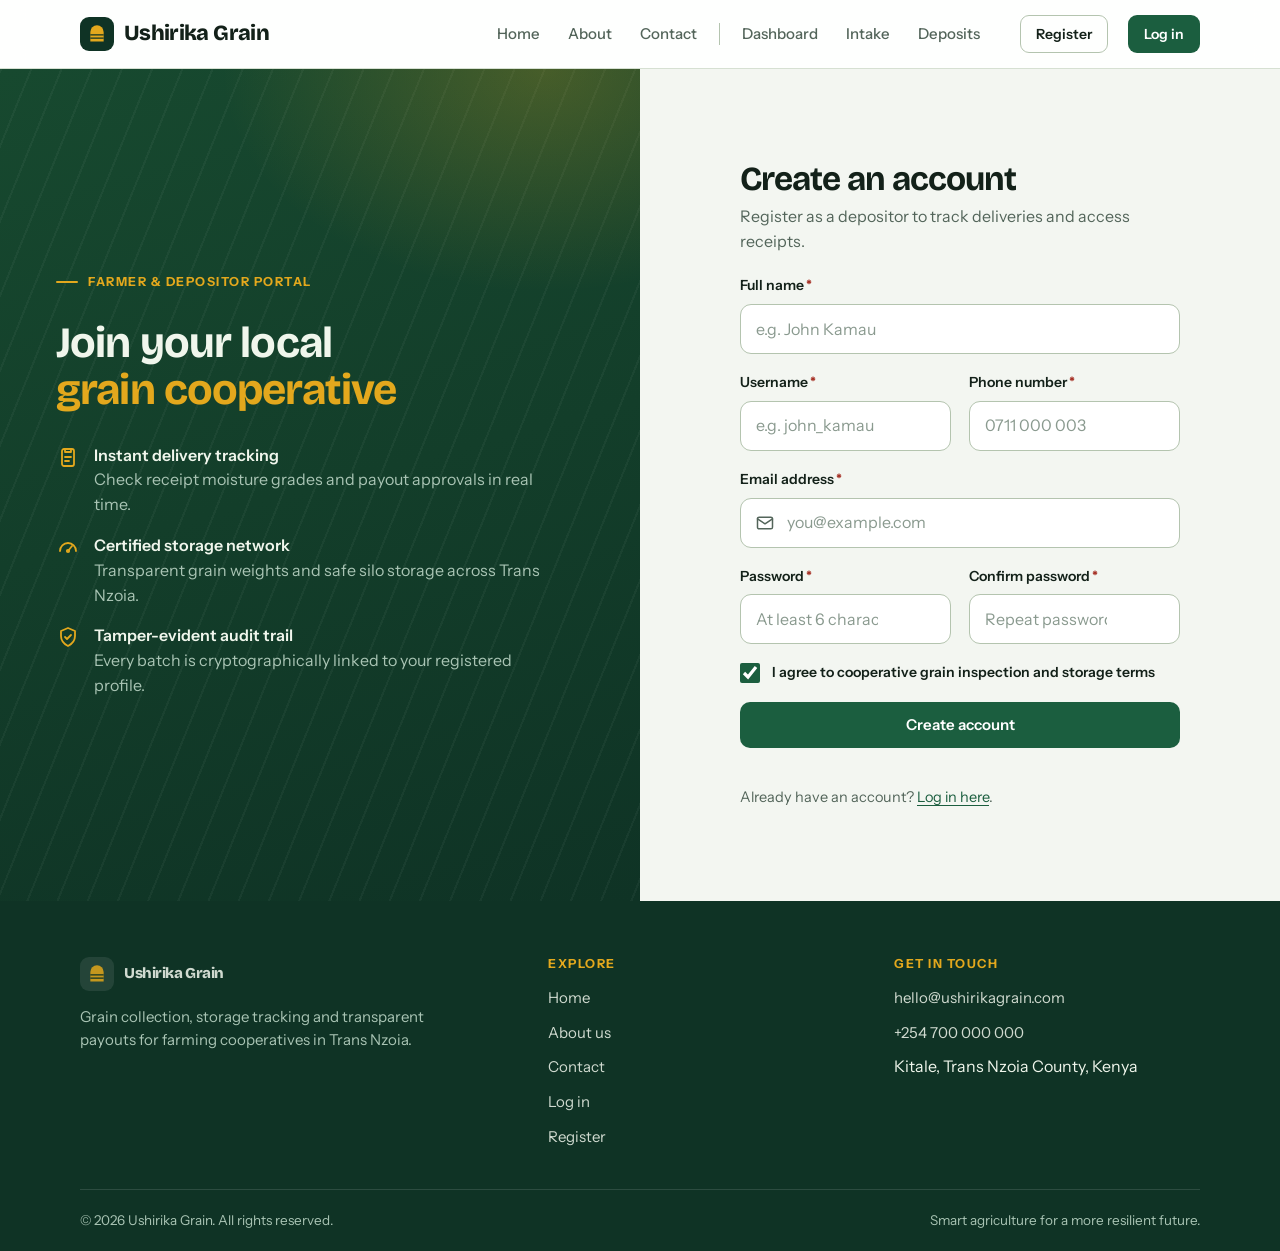
<file: frontend/Ushirika Grain/Ushirika Grain/register.html>
<!doctype html>
<html lang="en">
<head>
<meta charset="utf-8">
<meta name="viewport" content="width=device-width, initial-scale=1, viewport-fit=cover">
<title>Register for Ushirika Grain</title>
<meta name="description" content="Create an account to track your grain deliveries and receipts.">
<link rel="preconnect" href="https://fonts.googleapis.com">
<link rel="preconnect" href="https://fonts.gstatic.com" crossorigin>
<link rel="stylesheet" href="https://fonts.googleapis.com/css2?family=Bricolage+Grotesque:opsz,wght@12..96,500..800&family=IBM+Plex+Mono:wght@400;500&family=Instrument+Sans:wght@400;500;600;700&display=swap">
<link rel="stylesheet" href="styles.css">
</head>
<body>
<header class="site-header">
  <div class="container header-in">
    <a class="brand" href="index.html" aria-label="Ushirika Grain home"><span class="brand-mark"><svg viewBox="0 0 24 24" fill="none" aria-hidden="true"><path d="M4 9.5a8 8 0 0 1 16 0V21H4z" fill="currentColor"/><path d="M4 13h16M4 17h16" stroke="#0F3325" stroke-width="1.6"/></svg></span>Ushirika Grain</a>
    <button class="nav-toggle" id="nav-toggle" type="button" aria-label="Menu" aria-expanded="false" aria-controls="nav"><span></span></button>
    <nav class="nav" id="nav" aria-label="Main">
      <ul class="nav-links">
          <li><a href="index.html">Home</a></li>
          <li><a href="about.html">About</a></li>
          <li><a href="contact.html">Contact</a></li>
          <li class="nav-sep" aria-hidden="true"></li>
          <li><a href="dashboard.html">Dashboard</a></li>
          <li><a href="intake.html">Intake</a></li>
          <li><a href="deposits.html">Deposits</a></li>
      </ul>
      <div class="auth-slot" id="auth-slot"><a class="btn btn-primary btn-sm" href="login.html">Log in</a></div>
    </nav>
  </div>
</header>
<main id="main" data-page="register" class="auth">
  <aside class="auth-art">
    <span class="eyebrow" style="color:var(--gold)">Farmer & Depositor Portal</span>
    <h2>Join your local <em>grain cooperative</em></h2>
    <ul class="auth-list">
      <li><svg class="ic" viewBox="0 0 24 24" aria-hidden="true"><rect x="6" y="4" width="12" height="17" rx="2"/><path d="M9 4h6v3H9z"/><path d="M9 12h6M9 16h4"/></svg><span><b>Instant delivery tracking</b>Check receipt moisture grades and payout approvals in real time.</span></li>
      <li><svg class="ic" viewBox="0 0 24 24" aria-hidden="true"><path d="M4 16a8 8 0 1 1 16 0"/><path d="M12 16l4-5"/><circle cx="12" cy="16" r="1.2"/></svg><span><b>Certified storage network</b>Transparent grain weights and safe silo storage across Trans Nzoia.</span></li>
      <li><svg class="ic" viewBox="0 0 24 24" aria-hidden="true"><path d="M12 3l7 3v5c0 4.5-3 8-7 10-4-2-7-5.5-7-10V6z"/><path d="M9 12l2 2 4-4"/></svg><span><b>Tamper-evident audit trail</b>Every batch is cryptographically linked to your registered profile.</span></li>
    </ul>
  </aside>
  <div class="auth-panel">
    <div class="auth-card">
      <div class="stack" style="gap:8px">
        <h1>Create an account</h1>
        <p class="muted">Register as a depositor to track deliveries and access receipts.</p>
      </div>

      <div id="reg-global-err" class="notice s-crit" style="display:none;margin-bottom:16px"></div>
      <div id="reg-success" class="notice s-ok" style="display:none;margin-bottom:16px"></div>

      <form id="register-form" novalidate>
        <div class="field" data-field="fullName">
          <label for="r-name">Full name<span class="req" aria-hidden="true">*</span></label>
          <div class="inp"><input class="control" id="r-name" type="text" autocomplete="name" placeholder="e.g. John Kamau" required></div>
          <span class="field-err" role="alert"></span>
        </div>

        <div class="form-row">
          <div class="field" data-field="username">
            <label for="r-username">Username<span class="req" aria-hidden="true">*</span></label>
            <div class="inp"><input class="control" id="r-username" type="text" autocomplete="username" placeholder="e.g. john_kamau" required></div>
            <span class="field-err" role="alert"></span>
          </div>
          <div class="field" data-field="phone">
            <label for="r-phone">Phone number<span class="req" aria-hidden="true">*</span></label>
            <div class="inp"><input class="control" id="r-phone" type="tel" autocomplete="tel" placeholder="0711 000 003" required></div>
            <span class="field-err" role="alert"></span>
          </div>
        </div>

        <div class="field" data-field="email">
          <label for="r-email">Email address<span class="req" aria-hidden="true">*</span></label>
          <div class="inp has-prefix"><span class="prefix"><svg class="ic" viewBox="0 0 24 24" aria-hidden="true"><rect x="3" y="5" width="18" height="14" rx="2"/><path d="M3 7l9 6 9-6"/></svg></span><input class="control" id="r-email" type="email" autocomplete="email" placeholder="you@example.com" required></div>
          <span class="field-err" role="alert"></span>
        </div>

        <div class="form-row">
          <div class="field" data-field="pass">
            <label for="r-pass">Password<span class="req" aria-hidden="true">*</span></label>
            <div class="inp"><input class="control" id="r-pass" type="password" autocomplete="new-password" placeholder="At least 6 characters" required></div>
            <span class="field-err" role="alert"></span>
          </div>
          <div class="field" data-field="passConfirm">
            <label for="r-pass-confirm">Confirm password<span class="req" aria-hidden="true">*</span></label>
            <div class="inp"><input class="control" id="r-pass-confirm" type="password" autocomplete="new-password" placeholder="Repeat password" required></div>
            <span class="field-err" role="alert"></span>
          </div>
        </div>

        <div class="field">
          <label class="check"><input type="checkbox" id="r-agree" checked required><span>I agree to cooperative grain inspection and storage terms</span></label>
        </div>

        <button class="btn btn-primary btn-block" id="reg-btn" type="submit">Create account</button>
      </form>

      <p class="muted" style="font-size:14.5px;margin-top:16px">Already have an account? <a href="login.html">Log in here</a>.</p>
    </div>
  </div>
</main>
<footer class="site-footer">
  <div class="container">
    <div class="footer-grid">
      <div>
        <a class="brand" href="index.html"><span class="brand-mark"><svg viewBox="0 0 24 24" fill="none" aria-hidden="true"><path d="M4 9.5a8 8 0 0 1 16 0V21H4z" fill="currentColor"/><path d="M4 13h16M4 17h16" stroke="#0F3325" stroke-width="1.6"/></svg></span>Ushirika Grain</a>
        <p>Grain collection, storage tracking and transparent payouts for farming cooperatives in Trans Nzoia.</p>
      </div>
      <div>
        <h4>Explore</h4>
        <ul>
          <li><a href="index.html">Home</a></li>
          <li><a href="about.html">About us</a></li>
          <li><a href="contact.html">Contact</a></li>
          <li><a href="login.html">Log in</a></li>
          <li><a href="register.html">Register</a></li>
        </ul>
      </div>
      <div>
        <h4>Get in touch</h4>
        <ul>
          <li><a href="mailto:hello@zuriagro.example">hello@ushirikagrain.com</a></li>
          <li><a href="tel:+254700000000">+254 700 000 000</a></li>
          <li>Kitale, Trans Nzoia County, Kenya</li>
        </ul>
      </div>
    </div>
    <div class="footer-bottom"><span>&copy; <span id="year">2026</span> Ushirika Grain. All rights reserved.</span><span>Smart agriculture for a more resilient future.</span></div>
  </div>
</footer>
<script src="api.js" defer></script>
<script src="data.js" defer></script>
<script src="shell.js" defer></script>
<script src="register.js" defer></script>
</body>
</html>
</file>
<file: frontend/Ushirika Grain/Ushirika Grain/styles.css>
/* ==========================================================================
   Ushirika Grain: shared stylesheet
   Concept: a grain-sack ticket. Deep field green, maize gold used sparingly,
   crop-row texture on dark bands, perforated ticket cards for receipts.
   ========================================================================== */

:root {
  --bg: #F3F6F1;
  --surface: #FFFFFF;
  --surface-2: #E9F0E6;
  --line: #D6E0D2;
  --line-strong: #B4C4AF;
  --fg: #132119;
  --muted: #53655A;
  --faint: #8A9A8F;

  --accent: #1B5E3F;
  --accent-hover: #154B33;
  --accent-fg: #FFFFFF;
  --accent-soft: #DAEBDF;
  --ring: rgba(27, 94, 63, .18);

  --hero: #0F3325;
  --hero-2: #17492F;
  --hero-fg: #F0F6EC;
  --hero-muted: #A9C4B4;

  --gold: #E3A81D;
  --gold-fg: #2A1E00;
  --gold-soft: #FBEFC9;

  --ok: #226B3F;   --ok-soft: #DAEBDC;
  --warn: #8A5A00; --warn-soft: #F5E6C2;
  --crit: #A32A1E; --crit-soft: #F4D8D3;

  --shadow: 0 1px 2px rgba(19, 33, 25, .06), 0 10px 28px rgba(19, 33, 25, .07);
  --shadow-lg: 0 2px 4px rgba(19, 33, 25, .08), 0 24px 56px rgba(8, 24, 16, .28);

  --font-display: 'Bricolage Grotesque', 'Segoe UI', system-ui, sans-serif;
  --font-body: 'Instrument Sans', system-ui, -apple-system, 'Segoe UI', sans-serif;
  --font-mono: 'IBM Plex Mono', ui-monospace, SFMono-Regular, Menlo, monospace;
  --header-h: 68px;
}

@media (prefers-color-scheme: dark) {
  :root:not([data-theme="light"]) {
    --bg: #0B120E; --surface: #121B16; --surface-2: #19251E;
    --line: #243127; --line-strong: #364639;
    --fg: #E4EDE6; --muted: #98AB9E; --faint: #6C7F72;
    --accent: #6FD39A; --accent-hover: #8BE0B0; --accent-fg: #08150D;
    --accent-soft: #1A3326; --ring: rgba(111, 211, 154, .24);
    --hero: #08160F; --hero-2: #0F2B1D;
    --gold-soft: #3A2E10;
    --ok: #6FD39A;   --ok-soft: #1A3326;
    --warn: #E8B954; --warn-soft: #3A2E12;
    --crit: #F59A8E; --crit-soft: #402420;
    --shadow: 0 1px 2px rgba(0, 0, 0, .4), 0 10px 28px rgba(0, 0, 0, .35);
    color-scheme: dark;
  }
}

:root[data-theme="dark"] {
  --bg: #0B120E; --surface: #121B16; --surface-2: #19251E;
  --line: #243127; --line-strong: #364639;
  --fg: #E4EDE6; --muted: #98AB9E; --faint: #6C7F72;
  --accent: #6FD39A; --accent-hover: #8BE0B0; --accent-fg: #08150D;
  --accent-soft: #1A3326; --ring: rgba(111, 211, 154, .24);
  --hero: #08160F; --hero-2: #0F2B1D;
  --gold-soft: #3A2E10;
  --ok: #6FD39A;   --ok-soft: #1A3326;
  --warn: #E8B954; --warn-soft: #3A2E12;
  --crit: #F59A8E; --crit-soft: #402420;
  --shadow: 0 1px 2px rgba(0, 0, 0, .4), 0 10px 28px rgba(0, 0, 0, .35);
  color-scheme: dark;
}

/* ---------- base ---------- */
*, *::before, *::after { box-sizing: border-box; }
html { -webkit-text-size-adjust: 100%; scroll-behavior: smooth; }
@media (prefers-reduced-motion: reduce) { html { scroll-behavior: auto; } }
body {
  margin: 0; background: var(--bg); color: var(--fg);
  font-family: var(--font-body); font-size: 16px; line-height: 1.55;
  -webkit-font-smoothing: antialiased;
}
img, svg { max-width: 100%; }
h1, h2, h3, h4 {
  font-family: var(--font-display); margin: 0; font-weight: 700;
  letter-spacing: -.02em; line-height: 1.1; text-wrap: balance;
}
h1 { font-size: clamp(2.3rem, 5.2vw, 4rem); letter-spacing: -.035em; line-height: 1.02; }
h2 { font-size: clamp(1.7rem, 3.2vw, 2.4rem); }
h3 { font-size: 1.2rem; letter-spacing: -.01em; }
p { margin: 0; }
a { color: var(--accent); text-underline-offset: 3px; }
button, input, select, textarea { font: inherit; color: inherit; }
:focus-visible { outline: 3px solid var(--accent); outline-offset: 2px; border-radius: 4px; }
.mono { font-family: var(--font-mono); font-variant-numeric: tabular-nums; }
.muted { color: var(--muted); }
.sr-only { position: absolute; width: 1px; height: 1px; overflow: hidden; clip: rect(0 0 0 0); white-space: nowrap; }

.container {
  max-width: 1160px; margin: 0 auto;
  padding-left: max(20px, env(safe-area-inset-left, 0px));
  padding-right: max(20px, env(safe-area-inset-right, 0px));
}
.section { padding-block: 80px; }
.section-alt { background: var(--surface); border-block: 1px solid var(--line); }
.section-head { max-width: 640px; margin-bottom: 40px; display: flex; flex-direction: column; gap: 12px; }
.eyebrow {
  font-size: 12.5px; font-weight: 700; letter-spacing: .12em; text-transform: uppercase;
  color: var(--accent); display: inline-flex; align-items: center; gap: 10px;
}
.eyebrow::before { content: ""; width: 22px; height: 2px; background: var(--gold); border-radius: 2px; }
.lead { font-size: 1.125rem; color: var(--muted); max-width: 58ch; }
.ic { width: 24px; height: 24px; flex: none; fill: none; stroke: currentColor; stroke-width: 1.8; stroke-linecap: round; stroke-linejoin: round; }

/* ---------- buttons ---------- */
.btn {
  display: inline-flex; align-items: center; justify-content: center; gap: 8px;
  min-height: 46px; padding: 0 22px; border-radius: 10px; border: 1.5px solid transparent;
  font-family: inherit; font-weight: 600; font-size: 15px; line-height: 1; cursor: pointer;
  text-decoration: none; white-space: nowrap;
  transition: background-color .15s, border-color .15s, transform .06s, filter .15s;
}
.btn:active { transform: translateY(1px); }
.btn-primary { background: var(--accent); color: var(--accent-fg); }
.btn-primary:hover { background: var(--accent-hover); }
.btn-gold { background: var(--gold); color: var(--gold-fg); }
.btn-gold:hover { filter: brightness(1.07); }
.btn-outline { background: transparent; color: var(--fg); border-color: var(--line-strong); }
.btn-outline:hover { background: var(--surface-2); }
.btn-light { background: transparent; color: var(--hero-fg); border-color: rgba(240, 246, 236, .38); }
.btn-light:hover { background: rgba(255, 255, 255, .09); }
.btn-sm { min-height: 38px; padding: 0 15px; font-size: 14px; border-radius: 9px; }
.btn-block { width: 100%; }
.btn[disabled] { opacity: .55; cursor: not-allowed; }
.link-btn { background: none; border: 0; padding: 0; color: var(--accent); font-weight: 600; cursor: pointer; text-decoration: underline; text-underline-offset: 3px; }

/* ---------- header ---------- */
.site-header {
  position: sticky; top: env(safe-area-inset-top, 0px); z-index: 50;
  background: color-mix(in srgb, var(--surface) 92%, transparent);
  -webkit-backdrop-filter: saturate(1.4) blur(12px); backdrop-filter: saturate(1.4) blur(12px);
  border-bottom: 1px solid var(--line);
}
.header-in { display: flex; align-items: center; gap: 24px; min-height: var(--header-h); }
.brand { display: inline-flex; align-items: center; gap: 10px; text-decoration: none; color: var(--fg); font-family: var(--font-display); font-weight: 800; font-size: 1.35rem; letter-spacing: -.03em; }
.brand-mark { width: 34px; height: 34px; border-radius: 9px; background: var(--hero); color: var(--gold); display: grid; place-items: center; }
.brand-mark svg { width: 20px; height: 20px; }
.nav { display: flex; align-items: center; gap: 28px; margin-left: auto; }
.nav-links { display: flex; align-items: center; gap: 4px; list-style: none; margin: 0; padding: 0; }
.nav-links a {
  display: block; padding: 8px 12px; border-radius: 8px; color: var(--muted);
  font-weight: 500; font-size: 15px; text-decoration: none; position: relative;
}
.nav-links a:hover { color: var(--fg); background: var(--surface-2); }
.nav-links a[aria-current="page"] { color: var(--fg); font-weight: 600; }
.nav-links a[aria-current="page"]::after {
  content: ""; position: absolute; left: 12px; right: 12px; bottom: 2px; height: 2px; background: var(--gold); border-radius: 2px;
}
.nav-sep { width: 1px; height: 22px; background: var(--line-strong); margin: 0 6px; }
.auth-slot { display: flex; align-items: center; gap: 12px; }
.user { display: inline-flex; align-items: center; gap: 10px; font-weight: 600; font-size: 14px; }
.avatar { width: 34px; height: 34px; border-radius: 50%; background: var(--accent-soft); color: var(--accent); display: grid; place-items: center; font-size: 13px; font-weight: 700; }
.nav-toggle { display: none; margin-left: auto; width: 44px; height: 44px; border-radius: 10px; border: 1.5px solid var(--line-strong); background: transparent; cursor: pointer; align-items: center; justify-content: center; }
.nav-toggle span, .nav-toggle span::before, .nav-toggle span::after { display: block; width: 18px; height: 2px; background: var(--fg); border-radius: 2px; position: relative; transition: transform .2s, background-color .2s; }
.nav-toggle span::before, .nav-toggle span::after { content: ""; position: absolute; left: 0; }
.nav-toggle span::before { top: -6px; }
.nav-toggle span::after { top: 6px; }
.nav-open .nav-toggle span { background: transparent; }
.nav-open .nav-toggle span::before { top: 0; transform: rotate(45deg); }
.nav-open .nav-toggle span::after { top: 0; transform: rotate(-45deg); }
@media (max-width: 920px) {
  .nav-toggle { display: inline-flex; }
  .nav {
    display: none; position: absolute; top: 100%; left: 0; right: 0; flex-direction: column; align-items: stretch; gap: 16px;
    background: var(--surface); border-bottom: 1px solid var(--line); box-shadow: var(--shadow);
    padding: 12px max(20px, env(safe-area-inset-right, 0px)) 20px max(20px, env(safe-area-inset-left, 0px)); margin: 0;
  }
  .nav-open .nav { display: flex; }
  .nav-links { flex-direction: column; align-items: stretch; }
  .nav-links a { padding: 12px; font-size: 16px; }
  .nav-links a[aria-current="page"]::after { left: 12px; right: auto; width: 28px; bottom: 6px; }
  .nav-sep { display: none; }
  .auth-slot { justify-content: space-between; padding-top: 12px; border-top: 1px solid var(--line); }
}

/* ---------- hero ---------- */
.hero {
  position: relative; overflow: hidden; color: var(--hero-fg);
  background:
    radial-gradient(760px 420px at 88% -8%, rgba(227, 168, 29, .22), transparent 62%),
    repeating-linear-gradient(112deg, rgba(255, 255, 255, .04) 0 2px, transparent 2px 28px),
    linear-gradient(165deg, var(--hero-2), var(--hero));
}
.hero-in { display: grid; grid-template-columns: minmax(0, 1.08fr) minmax(0, .92fr); gap: 56px; align-items: center; padding-block: 76px 92px; }
.hero-copy { display: flex; flex-direction: column; gap: 24px; align-items: flex-start; }
.hero .eyebrow { color: var(--gold); }
.hero h1 em { font-style: normal; color: var(--gold); }
.hero .lead { color: var(--hero-muted); font-size: 1.2rem; }
.hero-actions { display: flex; flex-wrap: wrap; gap: 12px; }
.hero-note { display: flex; flex-wrap: wrap; gap: 8px 22px; color: var(--hero-muted); font-size: 14px; }
.hero-note span { display: inline-flex; align-items: center; gap: 8px; }
.hero-note .ic { width: 18px; height: 18px; color: var(--gold); }
.hero-visual { position: relative; padding: 8px 0 36px; }
.chip-float {
  position: absolute; left: -28px; bottom: 0; max-width: 270px; display: flex; gap: 12px; align-items: flex-start;
  background: var(--surface); color: var(--fg); border-radius: 12px; padding: 12px 14px; box-shadow: var(--shadow-lg); font-size: 13.5px; line-height: 1.4;
}
.chip-float .dot { width: 10px; height: 10px; border-radius: 50%; background: var(--crit); margin-top: 5px; flex: none; box-shadow: 0 0 0 4px var(--crit-soft); }
.page-hero {
  color: var(--hero-fg); padding-block: 64px 68px;
  background:
    radial-gradient(600px 300px at 90% -20%, rgba(227, 168, 29, .2), transparent 62%),
    repeating-linear-gradient(112deg, rgba(255, 255, 255, .04) 0 2px, transparent 2px 28px),
    linear-gradient(165deg, var(--hero-2), var(--hero));
}
.page-hero .eyebrow { color: var(--gold); }
.page-hero h1 { font-size: clamp(2.1rem, 4.4vw, 3.3rem); margin: 14px 0 16px; max-width: 18ch; }
.page-hero .lead { color: var(--hero-muted); }
@media (max-width: 920px) {
  .hero-in { grid-template-columns: minmax(0, 1fr); gap: 40px; padding-block: 52px 56px; }
  .chip-float { left: 12px; }
  .section { padding-block: 56px; }
}

/* ---------- stats strip ---------- */
.stats { display: grid; grid-template-columns: repeat(4, minmax(0, 1fr)); gap: 1px; background: var(--line); border: 1px solid var(--line); border-radius: 16px; overflow: hidden; margin-top: -40px; position: relative; box-shadow: var(--shadow); }
.stat { background: var(--surface); padding: 22px 24px; min-width: 0; }
.stat b { display: block; font-family: var(--font-display); font-size: 2rem; font-weight: 700; letter-spacing: -.03em; line-height: 1.1; }
.stat span { color: var(--muted); font-size: 14px; }
@media (max-width: 760px) { .stats { grid-template-columns: repeat(2, minmax(0, 1fr)); margin-top: -28px; } .stat { padding: 18px; } .stat b { font-size: 1.6rem; } }

/* ---------- cards & rows ---------- */
.grid-2 { display: grid; grid-template-columns: repeat(2, minmax(0, 1fr)); gap: 24px; }
.grid-3 { display: grid; grid-template-columns: repeat(3, minmax(0, 1fr)); gap: 24px; }
@media (max-width: 920px) { .grid-3 { grid-template-columns: minmax(0, 1fr); } }
@media (max-width: 760px) { .grid-2 { grid-template-columns: minmax(0, 1fr); } }
.card { background: var(--surface); border: 1px solid var(--line); border-radius: 16px; padding: 28px; display: flex; flex-direction: column; gap: 12px; min-width: 0; }
.card p { color: var(--muted); }
.icon-badge { width: 46px; height: 46px; border-radius: 12px; background: var(--accent-soft); color: var(--accent); display: grid; place-items: center; margin-bottom: 4px; }
.split { display: grid; grid-template-columns: minmax(0, .8fr) minmax(0, 1.2fr); gap: 64px; align-items: start; }
@media (max-width: 920px) { .split { grid-template-columns: minmax(0, 1fr); gap: 32px; } }
.pf { display: flex; flex-direction: column; border: 1px solid var(--line); border-radius: 16px; background: var(--surface); overflow: hidden; }
.pf-row { display: grid; grid-template-columns: 48px minmax(0, 1fr); gap: 18px; padding: 24px 26px; border-top: 1px solid var(--line); }
.pf-row:first-child { border-top: 0; }
.pf-row h3 { margin-bottom: 6px; }
.pf-row p { color: var(--muted); }
.pf-row .fix { margin-top: 10px; display: flex; gap: 10px; align-items: flex-start; font-weight: 500; }
.pf-row .fix .ic { width: 20px; height: 20px; color: var(--ok); margin-top: 2px; }

.steps { display: grid; grid-template-columns: repeat(3, minmax(0, 1fr)); gap: 24px; counter-reset: s; }
@media (max-width: 920px) { .steps { grid-template-columns: minmax(0, 1fr); } }
.step { position: relative; padding-top: 22px; border-top: 2px solid var(--line-strong); }
.step::before { content: ""; position: absolute; top: -2px; left: 0; width: 56px; border-top: 2px solid var(--gold); }
.step-n { font-family: var(--font-mono); font-size: 13px; color: var(--muted); font-weight: 500; }
.step h3 { margin: 6px 0 8px; }
.step p { color: var(--muted); }

.cta-band { background: var(--hero); color: var(--hero-fg); border-radius: 24px; padding: 56px; display: flex; justify-content: space-between; align-items: center; gap: 32px; flex-wrap: wrap;
  background-image: radial-gradient(500px 260px at 100% 0, rgba(227, 168, 29, .22), transparent 65%), repeating-linear-gradient(112deg, rgba(255, 255, 255, .04) 0 2px, transparent 2px 28px); }
.cta-band h2 { max-width: 20ch; }
.cta-band p { color: var(--hero-muted); margin-top: 10px; max-width: 46ch; }
.cta-actions { display: flex; gap: 12px; flex-wrap: wrap; }
@media (max-width: 760px) { .cta-band { padding: 32px 24px; border-radius: 18px; } }

.tags { display: flex; flex-wrap: wrap; gap: 10px; }
.tag { padding: 8px 14px; border: 1px solid var(--line-strong); border-radius: 999px; font-weight: 500; font-size: 14px; background: var(--surface); }

/* ---------- pills ---------- */
.s-ok { --c: var(--ok); --cs: var(--ok-soft); }
.s-warn { --c: var(--warn); --cs: var(--warn-soft); }
.s-crit { --c: var(--crit); --cs: var(--crit-soft); }
.s-info { --c: var(--accent); --cs: var(--accent-soft); }
.pill { display: inline-flex; align-items: center; gap: 6px; padding: 3px 11px; border-radius: 999px; font-size: 12.5px; font-weight: 600; background: var(--cs); color: var(--c); white-space: nowrap; }
.pill::before { content: ""; width: 6px; height: 6px; border-radius: 50%; background: currentColor; }

/* ---------- ticket (receipt) ---------- */
.ticket {
  --stub: 84px;
  background: var(--surface); border-radius: 16px; color: var(--fg); box-shadow: var(--shadow-lg);
  -webkit-mask: radial-gradient(circle 11px at 0 calc(100% - var(--stub)), #0000 98%, #000) left / 51% 100% no-repeat, radial-gradient(circle 11px at 100% calc(100% - var(--stub)), #0000 98%, #000) right / 51% 100% no-repeat;
          mask: radial-gradient(circle 11px at 0 calc(100% - var(--stub)), #0000 98%, #000) left / 51% 100% no-repeat, radial-gradient(circle 11px at 100% calc(100% - var(--stub)), #0000 98%, #000) right / 51% 100% no-repeat;
}
.ticket-main { padding: 24px 26px 22px; }
.ticket-top { display: flex; justify-content: space-between; align-items: center; gap: 10px; flex-wrap: wrap; margin-bottom: 14px; }
.ticket-brand { font-size: 12px; font-weight: 700; letter-spacing: .1em; text-transform: uppercase; color: var(--muted); }
.ticket-id { font-family: var(--font-mono); font-size: clamp(1.05rem, 3.4vw, 1.4rem); font-weight: 500; letter-spacing: -.01em; word-break: break-all; margin-bottom: 18px; }
.ticket-grid { display: grid; grid-template-columns: repeat(2, minmax(0, 1fr)); gap: 14px 20px; margin: 0; }
.ticket-grid dt { font-size: 11.5px; color: var(--muted); letter-spacing: .08em; text-transform: uppercase; font-weight: 600; }
.ticket-grid dd { margin: 2px 0 0; font-weight: 500; overflow-wrap: anywhere; min-width: 0; }
.ticket-stub { height: var(--stub); border-top: 2px dashed var(--line-strong); display: flex; align-items: center; justify-content: space-between; gap: 12px; padding: 0 26px; background: var(--surface-2); border-radius: 0 0 16px 16px; }
.ticket-stub > div { min-width: 0; }
.ticket-stub .label { font-size: 11px; letter-spacing: .08em; text-transform: uppercase; color: var(--muted); font-weight: 600; display: block; }
.ticket-stub .mono { font-size: 14px; overflow: hidden; text-overflow: ellipsis; white-space: nowrap; display: block; }
.ticket-wrap { background: var(--surface-2); border-radius: 14px; padding: 22px; }
.ticket-wrap .ticket { box-shadow: 0 1px 3px rgba(19, 33, 25, .12), 0 10px 24px rgba(19, 33, 25, .1); }
.ticket-wrap .ticket-stub { background: var(--bg); }
@media (max-width: 420px) { .ticket-main { padding: 20px 18px 18px; } .ticket-stub { padding: 0 18px; } .ticket-wrap { padding: 12px; } }

/* ---------- forms ---------- */
.form-card { background: var(--surface); border: 1px solid var(--line); border-radius: 18px; box-shadow: var(--shadow); overflow: hidden; }
.form-section { padding: 28px 32px; border-top: 1px solid var(--line); display: flex; flex-direction: column; gap: 20px; min-width: 0; border-inline: 0; border-bottom: 0; margin: 0; }
.form-section:first-of-type { border-top: 0; }
.form-title { display: flex; align-items: center; gap: 12px; font-family: var(--font-display); font-weight: 700; font-size: 1.15rem; letter-spacing: -.01em; padding: 0; }
.form-title .n { width: 28px; height: 28px; border-radius: 50%; background: var(--accent-soft); color: var(--accent); display: grid; place-items: center; font-size: 13px; font-family: var(--font-mono); font-weight: 500; }
.form-title small { font-family: var(--font-body); font-weight: 400; color: var(--muted); font-size: 14px; letter-spacing: 0; }
.form-row { display: grid; grid-template-columns: repeat(auto-fit, minmax(210px, 1fr)); gap: 18px; }
.form-foot { padding: 20px 32px; background: var(--surface-2); border-top: 1px solid var(--line); display: flex; gap: 12px; flex-wrap: wrap; align-items: center; justify-content: space-between; }
.form-foot .actions { display: flex; gap: 12px; flex-wrap: wrap; }
.form-foot .fine { color: var(--muted); font-size: 13.5px; max-width: 46ch; }
@media (max-width: 560px) { .form-section { padding: 22px 18px; } .form-foot { padding: 18px; } }

.field { display: flex; flex-direction: column; gap: 7px; min-width: 0; }
.field > label, .field > .lbl { font-size: 14px; font-weight: 600; }
.req { color: var(--crit); margin-left: 2px; }
.control {
  width: 100%; min-height: 50px; padding: 0 15px; border: 1.5px solid var(--line-strong); border-radius: 11px;
  background: var(--surface); color: var(--fg); font: inherit; font-size: 16px;
  transition: border-color .15s, box-shadow .15s, background-color .15s;
}
textarea.control { padding: 13px 15px; min-height: 140px; resize: vertical; line-height: 1.5; }
.control::placeholder { color: var(--faint); }
.control:hover { border-color: var(--muted); }
.control:focus { outline: none; border-color: var(--accent); box-shadow: 0 0 0 4px var(--ring); }
.field.invalid .control { border-color: var(--crit); }
.field.invalid .control:focus { box-shadow: 0 0 0 4px var(--crit-soft); }
.field-err { display: none; color: var(--crit); font-size: 13.5px; font-weight: 500; }
.field.invalid .field-err { display: block; }
.hint { font-size: 13px; color: var(--muted); }
.inp { position: relative; }
.inp .control { padding-right: 72px; }
.inp .suffix { position: absolute; right: 15px; top: 25px; transform: translateY(-50%); color: var(--muted); font-size: 14px; font-weight: 500; pointer-events: none; }
.inp.has-prefix .control { padding-left: 46px; }
.inp .prefix { position: absolute; left: 15px; top: 25px; transform: translateY(-50%); color: var(--muted); display: grid; pointer-events: none; }
.inp .prefix .ic { width: 20px; height: 20px; }
.inp .reveal { position: absolute; right: 6px; top: 6px; height: 38px; padding: 0 12px; border: 0; border-radius: 8px; background: transparent; color: var(--accent); font-weight: 600; font-size: 14px; cursor: pointer; }
.inp .reveal:hover { background: var(--accent-soft); }
.select { position: relative; }
.select select { appearance: none; -webkit-appearance: none; padding-right: 44px; cursor: pointer; }
.select::after { content: ""; position: absolute; right: 18px; top: 50%; width: 8px; height: 8px; border-right: 2px solid var(--muted); border-bottom: 2px solid var(--muted); transform: translateY(-72%) rotate(45deg); pointer-events: none; }
.check { display: flex; gap: 12px; align-items: flex-start; font-size: 14.5px; cursor: pointer; }
.check input { width: 20px; height: 20px; margin: 1px 0 0; accent-color: var(--accent); flex: none; }

.seg { display: grid; grid-template-columns: repeat(3, minmax(0, 1fr)); gap: 10px; }
.seg > div, .opts > div { position: relative; min-width: 0; }
.seg input, .opts input { position: absolute; inset: 0; opacity: 0; margin: 0; cursor: pointer; width: 100%; height: 100%; }
.seg label { display: flex; align-items: center; justify-content: center; min-height: 50px; border: 1.5px solid var(--line-strong); border-radius: 11px; font-weight: 600; background: var(--surface); transition: .15s; pointer-events: none; }
.seg input:hover + label { border-color: var(--muted); }
.seg input:checked + label { background: var(--accent-soft); border-color: var(--accent); color: var(--accent); box-shadow: 0 0 0 3px var(--ring); }
.seg input:focus-visible + label, .opts input:focus-visible + label { outline: 3px solid var(--accent); outline-offset: 2px; }
.opts { display: grid; grid-template-columns: repeat(2, minmax(0, 1fr)); gap: 12px; }
@media (max-width: 560px) { .opts { grid-template-columns: minmax(0, 1fr); } }
.opts label { display: flex; flex-direction: column; gap: 8px; padding: 14px 16px; border: 1.5px solid var(--line-strong); border-radius: 12px; background: var(--surface); transition: .15s; pointer-events: none; height: 100%; }
.opts input:hover + label { border-color: var(--muted); }
.opts input:checked + label { background: var(--accent-soft); border-color: var(--accent); box-shadow: 0 0 0 3px var(--ring); }
.opt-top { display: flex; justify-content: space-between; align-items: center; gap: 8px; font-weight: 600; }
.opt-meta { font-size: 13px; color: var(--muted); }
.opts .is-full { opacity: .6; }
.mini-bar { height: 6px; background: var(--line); border-radius: 3px; overflow: hidden; }
.mini-bar i { display: block; height: 100%; background: var(--c); }
.alert-box { display: none; gap: 10px; padding: 13px 16px; border-radius: 11px; background: var(--crit-soft); color: var(--crit); font-weight: 500; font-size: 14.5px; }
.alert-box.show { display: flex; }
.notice { display: flex; gap: 12px; padding: 14px 16px; border-radius: 11px; background: var(--gold-soft); color: var(--warn); font-size: 14px; line-height: 1.45; }
.notice .ic { width: 20px; height: 20px; margin-top: 1px; }
.success { padding: 36px 32px; display: flex; flex-direction: column; gap: 22px; align-items: flex-start; }
.success-ic { width: 54px; height: 54px; border-radius: 50%; background: var(--ok-soft); color: var(--ok); display: grid; place-items: center; }
.success-ic .ic { width: 28px; height: 28px; stroke-width: 2.4; }
.success .ticket-wrap { width: 100%; }

/* ---------- auth ---------- */
.auth { display: grid; grid-template-columns: minmax(0, 1fr) minmax(0, 1fr); min-height: calc(100vh - var(--header-h)); }
.auth-art {
  color: var(--hero-fg); padding: 72px max(40px, env(safe-area-inset-left, 0px)) 72px 56px; display: flex; flex-direction: column; justify-content: center; gap: 28px;
  background: radial-gradient(520px 360px at 85% 0, rgba(227, 168, 29, .24), transparent 62%), repeating-linear-gradient(112deg, rgba(255, 255, 255, .04) 0 2px, transparent 2px 28px), linear-gradient(165deg, var(--hero-2), var(--hero));
}
.auth-art h2 { font-size: clamp(1.9rem, 3.4vw, 2.7rem); max-width: 16ch; }
.auth-art h2 em { font-style: normal; color: var(--gold); }
.auth-list { list-style: none; margin: 0; padding: 0; display: flex; flex-direction: column; gap: 16px; max-width: 44ch; }
.auth-list li { display: flex; gap: 14px; color: var(--hero-muted); }
.auth-list .ic { color: var(--gold); margin-top: 2px; }
.auth-list b { color: var(--hero-fg); display: block; font-weight: 600; }
.auth-panel { display: flex; align-items: center; justify-content: center; padding: 56px max(20px, env(safe-area-inset-right, 0px)) 56px max(20px, env(safe-area-inset-left, 0px)); }
.auth-card { width: 100%; max-width: 440px; display: flex; flex-direction: column; gap: 22px; }
.auth-card h1 { font-size: 2.1rem; letter-spacing: -.03em; }
.auth-card form { display: flex; flex-direction: column; gap: 18px; }
.row-between { display: flex; justify-content: space-between; align-items: center; gap: 12px; flex-wrap: wrap; }
@media (max-width: 920px) { .auth { grid-template-columns: minmax(0, 1fr); } .auth-art { display: none; } .auth-panel { padding-block: 40px; } }

/* ---------- contact ---------- */
.contact-grid { display: grid; grid-template-columns: minmax(0, .8fr) minmax(0, 1.2fr); gap: 40px; align-items: start; }
@media (max-width: 920px) { .contact-grid { grid-template-columns: minmax(0, 1fr); } }
.info-list { display: flex; flex-direction: column; gap: 16px; }
.info-item { display: flex; gap: 16px; padding: 20px; background: var(--surface); border: 1px solid var(--line); border-radius: 14px; align-items: flex-start; min-width: 0; }
.info-item h3 { font-size: 1.05rem; margin-bottom: 4px; }
.info-item p { color: var(--muted); overflow-wrap: anywhere; }
.info-item .icon-badge { margin: 0; width: 42px; height: 42px; flex: none; }

/* ---------- footer ---------- */
.site-footer { background: var(--hero); color: var(--hero-fg); margin-top: 0; }
.footer-grid { display: grid; grid-template-columns: minmax(0, 1.4fr) repeat(2, minmax(0, 1fr)); gap: 40px; padding-block: 56px 40px; }
@media (max-width: 760px) { .footer-grid { grid-template-columns: minmax(0, 1fr); gap: 28px; } }
.site-footer .brand { color: var(--hero-fg); }
.site-footer .brand-mark { background: rgba(255, 255, 255, .1); }
.site-footer p { color: var(--hero-muted); margin-top: 14px; max-width: 38ch; font-size: 15px; }
.site-footer h4 { font-size: 12.5px; letter-spacing: .12em; text-transform: uppercase; color: var(--gold); margin-bottom: 14px; font-family: var(--font-body); font-weight: 700; }
.site-footer ul { list-style: none; margin: 0; padding: 0; display: flex; flex-direction: column; gap: 10px; }
.site-footer a { color: var(--hero-fg); text-decoration: none; opacity: .86; font-size: 15px; overflow-wrap: anywhere; }
.site-footer a:hover { opacity: 1; text-decoration: underline; }
.footer-bottom { border-top: 1px solid rgba(255, 255, 255, .12); padding-block: 20px; color: var(--hero-muted); font-size: 13.5px; display: flex; justify-content: space-between; gap: 8px 24px; flex-wrap: wrap; }

/* ---------- app pages ---------- */
.app-main { padding-block: 36px 72px; }
.app-head { display: flex; justify-content: space-between; align-items: flex-end; gap: 16px 24px; flex-wrap: wrap; margin-bottom: 28px; }
.app-head h1 { font-size: clamp(1.9rem, 3.6vw, 2.6rem); }
.app-head p { color: var(--muted); margin-top: 8px; max-width: 60ch; }
.app-head .actions { display: flex; gap: 10px; flex-wrap: wrap; }
.stack { display: flex; flex-direction: column; gap: 24px; }
.kpi-grid { display: grid; grid-template-columns: repeat(4, minmax(0, 1fr)); gap: 16px; }
@media (max-width: 920px) { .kpi-grid { grid-template-columns: repeat(2, minmax(0, 1fr)); } }
.kpi { background: var(--surface); border: 1px solid var(--line); border-radius: 16px; padding: 20px 22px; min-width: 0; position: relative; }
.kpi .label { font-size: 12px; letter-spacing: .08em; text-transform: uppercase; color: var(--muted); font-weight: 600; padding-right: 36px; }
.kpi .val { font-family: var(--font-display); font-size: 2.2rem; font-weight: 700; letter-spacing: -.03em; line-height: 1.1; margin-top: 8px; }
.kpi .val small { font-size: .9rem; font-weight: 500; color: var(--muted); margin-left: 6px; letter-spacing: 0; font-family: var(--font-body); }
.kpi .note { color: var(--muted); font-size: 13.5px; margin-top: 4px; }
.kpi .icon-badge { position: absolute; top: 16px; right: 16px; width: 34px; height: 34px; border-radius: 9px; margin: 0; }
.kpi .icon-badge .ic { width: 18px; height: 18px; }
.panel { background: var(--surface); border: 1px solid var(--line); border-radius: 16px; min-width: 0; overflow: hidden; }
.panel-h { display: flex; justify-content: space-between; align-items: baseline; gap: 4px 16px; flex-wrap: wrap; padding: 20px 22px 14px; }
.panel-h p { color: var(--muted); font-size: 14px; }
.panel-b { padding: 0 22px 22px; }
.grid-app { display: grid; grid-template-columns: minmax(0, 1fr) minmax(0, 1.1fr); gap: 24px; align-items: start; }
.grid-form { display: grid; grid-template-columns: minmax(0, 1.5fr) minmax(0, 1fr); gap: 24px; align-items: start; }
.grid-lookup { display: grid; grid-template-columns: minmax(0, 1.15fr) minmax(0, 1fr); gap: 24px; align-items: start; }
@media (max-width: 960px) { .grid-app, .grid-form, .grid-lookup { grid-template-columns: minmax(0, 1fr); } }
.sticky { position: sticky; top: calc(var(--header-h) + 20px); }
@media (max-width: 960px) { .sticky { position: static; } }

.depot { display: block; width: 100%; text-align: left; background: none; border: 0; border-top: 1px solid var(--line); padding: 16px 22px; cursor: pointer; }
.depot:hover, .depot[aria-pressed="true"] { background: var(--surface-2); }
.d-head { display: flex; justify-content: space-between; align-items: center; gap: 8px; }
.d-name { font-weight: 600; }
.bar { height: 8px; background: var(--line); border-radius: 4px; overflow: hidden; margin: 10px 0 8px; }
.bar i { display: block; height: 100%; background: var(--c); border-radius: 4px; transition: width .5s; }
@media (prefers-reduced-motion: reduce) { .bar i { transition: none; } }
.d-meta { display: flex; justify-content: space-between; gap: 8px; flex-wrap: wrap; font-size: 13.5px; color: var(--muted); }

.chart { padding: 0 10px 4px; }
.chart svg { display: block; width: 100%; height: auto; overflow: visible; }
.chart text { font-family: var(--font-mono); font-size: 11px; fill: var(--muted); }
.chart .gl { stroke: var(--line); stroke-width: 1; }
.chart .cl { stroke: var(--crit); stroke-width: 1.5; stroke-dasharray: 5 4; }
.chart .act { fill: none; stroke: var(--accent); stroke-width: 2.6; stroke-linejoin: round; }
.chart .area { fill: var(--accent-soft); opacity: .75; }
.chart .proj { fill: none; stroke: var(--warn); stroke-width: 2.6; stroke-dasharray: 6 4; }
.chart .tl { stroke: var(--muted); stroke-width: 1; stroke-dasharray: 2 3; }
.chart .fm { fill: var(--crit); stroke: var(--surface); stroke-width: 2; }
.chart .nm { fill: var(--accent); stroke: var(--surface); stroke-width: 2; }
.chart .fl { fill: var(--crit); font-weight: 500; }
.legend { display: flex; flex-wrap: wrap; gap: 6px 18px; padding: 4px 22px 0; font-size: 12.5px; color: var(--muted); }
.legend span { display: inline-flex; align-items: center; gap: 7px; }
.legend b { display: inline-block; width: 18px; border-top: 2.5px solid var(--accent); }
.legend b.p { border-top: 2.5px dashed var(--warn); }
.legend b.c { border-top: 2px dashed var(--crit); }
.note-line { padding: 12px 22px 22px; font-size: 14.5px; }

.alert { display: flex; gap: 14px; align-items: flex-start; padding: 16px 22px; border-top: 1px solid var(--line); }
.alert .dot { width: 10px; height: 10px; border-radius: 50%; background: var(--c); margin-top: 7px; flex: none; box-shadow: 0 0 0 4px var(--cs); }
.alert .txt { flex: 1; min-width: 0; font-size: 15px; }
.fallback { display: block; width: 100%; margin-top: 8px; font-size: 13px; min-height: 40px; }

.scroll { overflow-x: auto; }
table { width: 100%; border-collapse: collapse; font-size: 14.5px; min-width: 680px; }
th { font-size: 11.5px; letter-spacing: .08em; text-transform: uppercase; color: var(--muted); text-align: left; padding: 11px 16px; background: var(--surface-2); border-block: 1px solid var(--line); white-space: nowrap; font-weight: 700; }
td { padding: 13px 16px; border-bottom: 1px solid var(--line); vertical-align: middle; }
tbody tr:hover td { background: color-mix(in srgb, var(--surface-2) 55%, transparent); }
tr:last-child td { border-bottom: 0; }
th.r, td.r { text-align: right; }
td.act-cell { color: var(--muted); min-width: 220px; }
.idlink { background: none; border: 0; padding: 0; cursor: pointer; color: var(--accent); font-family: var(--font-mono); font-size: 13px; text-decoration: underline; text-underline-offset: 3px; white-space: nowrap; }
.empty { padding: 36px 22px; color: var(--muted); text-align: center; }
.tools { display: flex; gap: 12px; flex-wrap: wrap; padding: 0 22px 18px; }
.tools > .control, .tools > .select { flex: 1 1 200px; min-width: 0; }
.tools .control { min-height: 46px; font-size: 15px; }
.look { display: flex; gap: 12px; flex-wrap: wrap; align-items: flex-start; padding: 0 22px 18px; }
.look .field { flex: 1 1 240px; }
.look .control { font-family: var(--font-mono); font-size: 15px; }
.look .btn { margin-top: 28px; }
.integrity { display: flex; gap: 12px; align-items: center; flex-wrap: wrap; padding: 16px 22px; border-top: 1px solid var(--line); }
.integrity .msg { flex: 1 1 260px; font-size: 14.5px; min-width: 0; }
.v-ok { color: var(--ok); }
.v-bad { color: var(--crit); }

.big { font-family: var(--font-display); font-size: 3.2rem; font-weight: 700; line-height: 1; letter-spacing: -.04em; }
.check-top { display: flex; align-items: center; gap: 14px; flex-wrap: wrap; margin-top: 10px; }
.check-sec { padding: 18px 0; border-top: 1px solid var(--line); }
.check-sec:first-child { border-top: 0; padding-top: 0; }
.check-sec .label { font-size: 12px; letter-spacing: .08em; text-transform: uppercase; color: var(--muted); font-weight: 700; }
.scale { position: relative; height: 10px; border-radius: 5px; background: linear-gradient(to right, var(--ok-soft) 0 27.8%, var(--crit-soft) 27.8% 100%); margin: 22px 0 8px; border: 1px solid var(--line); }
.scale i { position: absolute; top: -6px; width: 4px; height: 20px; border-radius: 2px; background: var(--fg); transform: translateX(-2px); }
.scale-l { display: flex; justify-content: space-between; font-family: var(--font-mono); font-size: 11px; color: var(--muted); }

.lookup-box { display: grid; grid-template-columns: minmax(0, .9fr) minmax(0, 1.1fr); gap: 48px; align-items: center; }
@media (max-width: 920px) { .lookup-box { grid-template-columns: minmax(0, 1fr); gap: 28px; } }
.lookup-empty { border: 2px dashed var(--line-strong); border-radius: 16px; padding: 48px 24px; text-align: center; color: var(--muted); display: flex; flex-direction: column; align-items: center; gap: 12px; }
.lookup-empty .ic { width: 36px; height: 36px; color: var(--faint); }

/* ---------- toast ---------- */
#toast { position: fixed; left: 0; right: 0; bottom: 0; display: flex; justify-content: center; padding: 0 16px calc(20px + env(safe-area-inset-bottom, 0px)); pointer-events: none; z-index: 100; }
#toast span { background: var(--fg); color: var(--bg); padding: 11px 18px; border-radius: 10px; font-weight: 500; font-size: 14.5px; box-shadow: var(--shadow-lg); opacity: 0; transform: translateY(8px); transition: opacity .2s, transform .2s; }
#toast.show span { opacity: 1; transform: none; }
@media (prefers-reduced-motion: reduce) { #toast span { transition: none; } }
</file>
